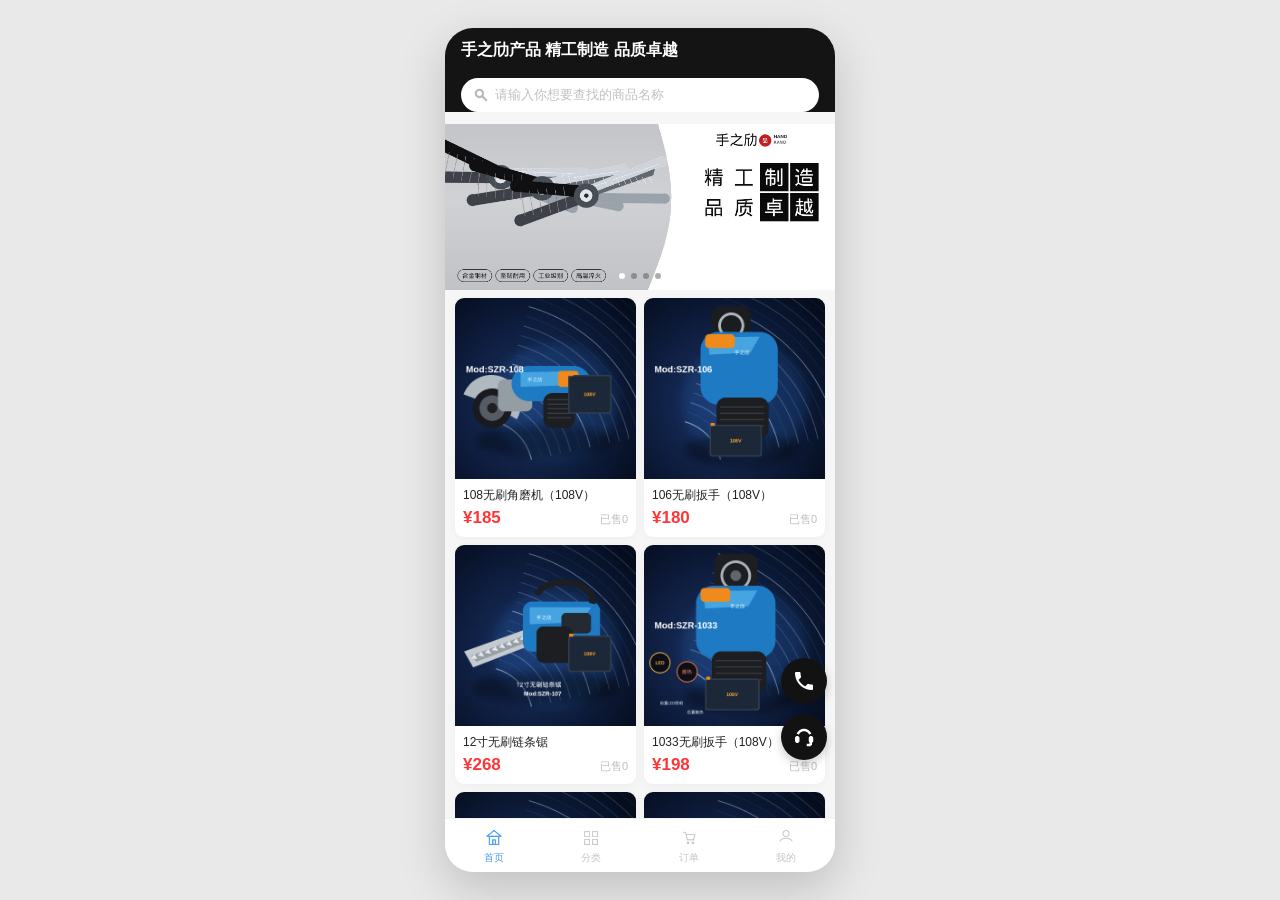
<file: miniprogram/h5/index.html>
<!DOCTYPE html>
<html lang="zh-CN">
<head>
  <meta charset="UTF-8" />
  <meta name="viewport" content="width=device-width, initial-scale=1, viewport-fit=cover" />
  <meta name="theme-color" content="#141414" />
  <link rel="icon" href="data:," />
  <title>手之劤</title>
  <link rel="stylesheet" href="css/app.css" />
</head>
<body>
  <div id="app">
    <header id="topbar" hidden></header>
    <main id="screen"></main>
    <footer id="footer" hidden></footer>
    <nav id="tabbar"></nav>
    <div id="toast" hidden></div>
    <div id="mask" hidden></div>
  </div>
  <script src="../data/catalog.js"></script>
  <script src="js/config.js"></script>
  <script src="js/boot.js"></script>
  <script src="js/store.js"></script>
  <script src="js/ui.js"></script>
  <!-- 新增模块：在这里、app.js 之前加一行 script，并在 js/modules 里调用 KanoH5.page -->
  <script src="js/modules/home.js"></script>
  <script src="js/modules/category.js"></script>
  <script src="js/modules/search.js"></script>
  <script src="js/modules/detail.js"></script>
  <script src="js/modules/checkout.js"></script>
  <script src="js/modules/orders.js"></script>
  <script src="js/modules/mine.js"></script>
  <script src="js/modules/address.js"></script>
  <script src="js/app.js"></script>
</body>
</html>
</file>
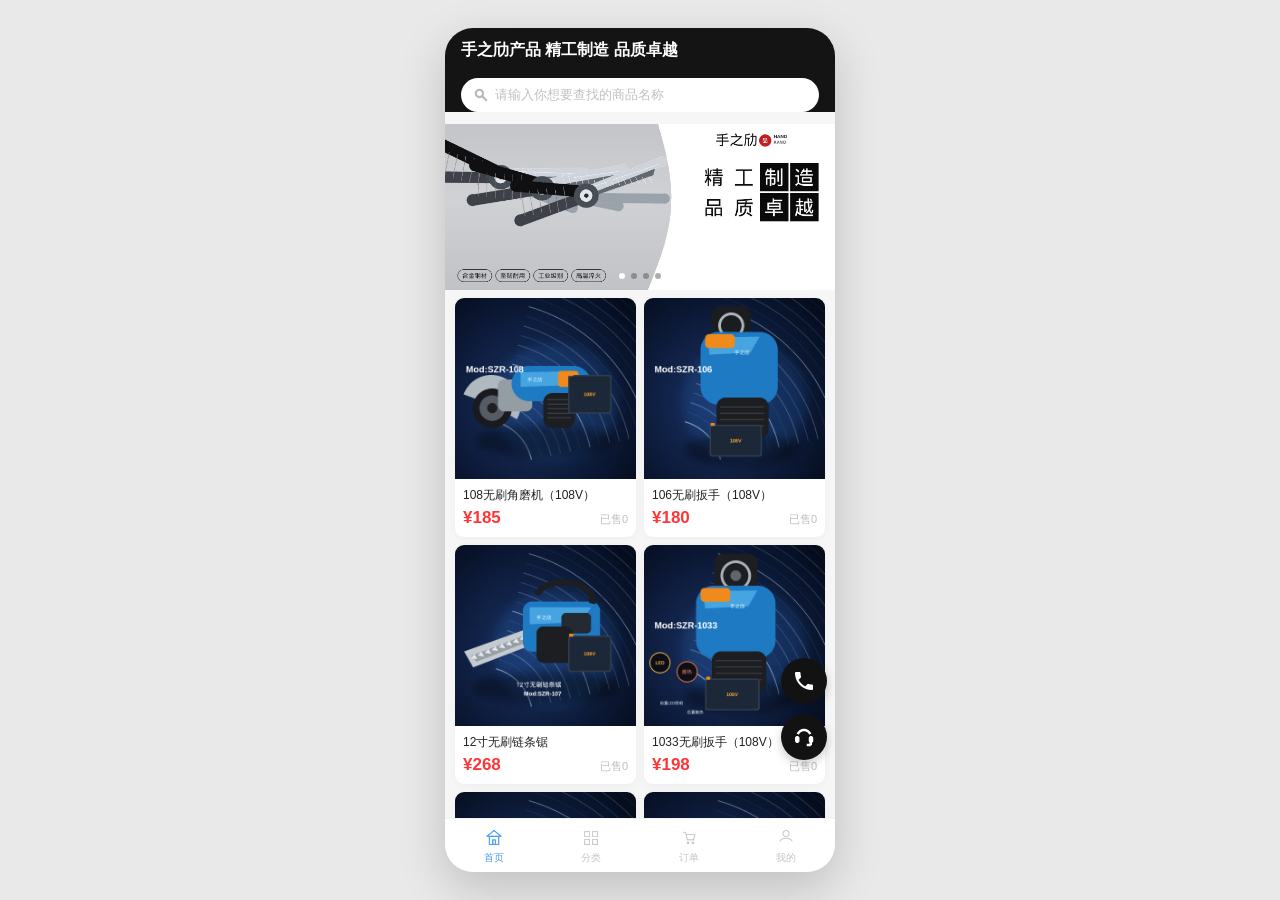
<file: miniprogram/preview/index.html>
<!DOCTYPE html>
<html lang="zh-CN">
<head>
  <meta charset="UTF-8" />
  <meta http-equiv="refresh" content="0; url=../h5/index.html" />
  <title>手之劤</title>
  <script>location.replace("../h5/index.html");</script>
</head>
<body>
  <p><a href="../h5/index.html">打开手之劤 H5</a></p>
</body>
</html>
</file>
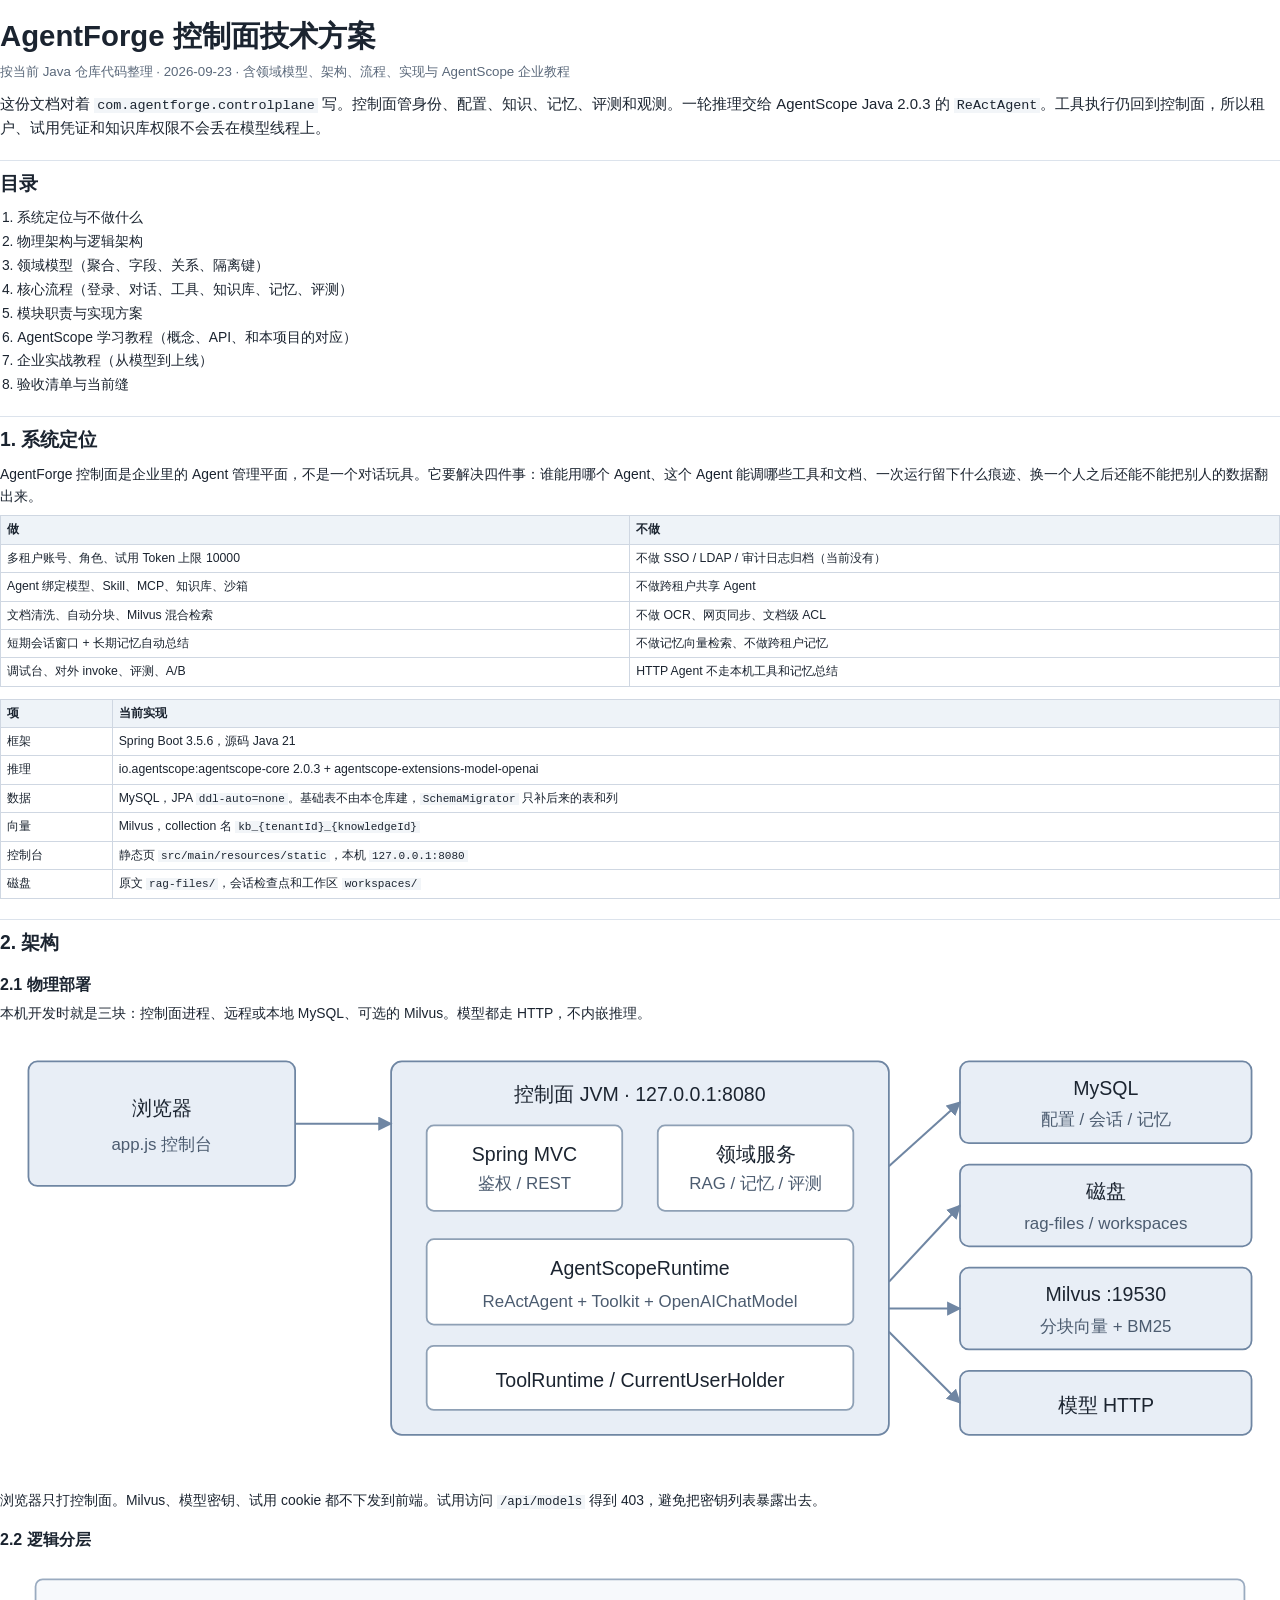
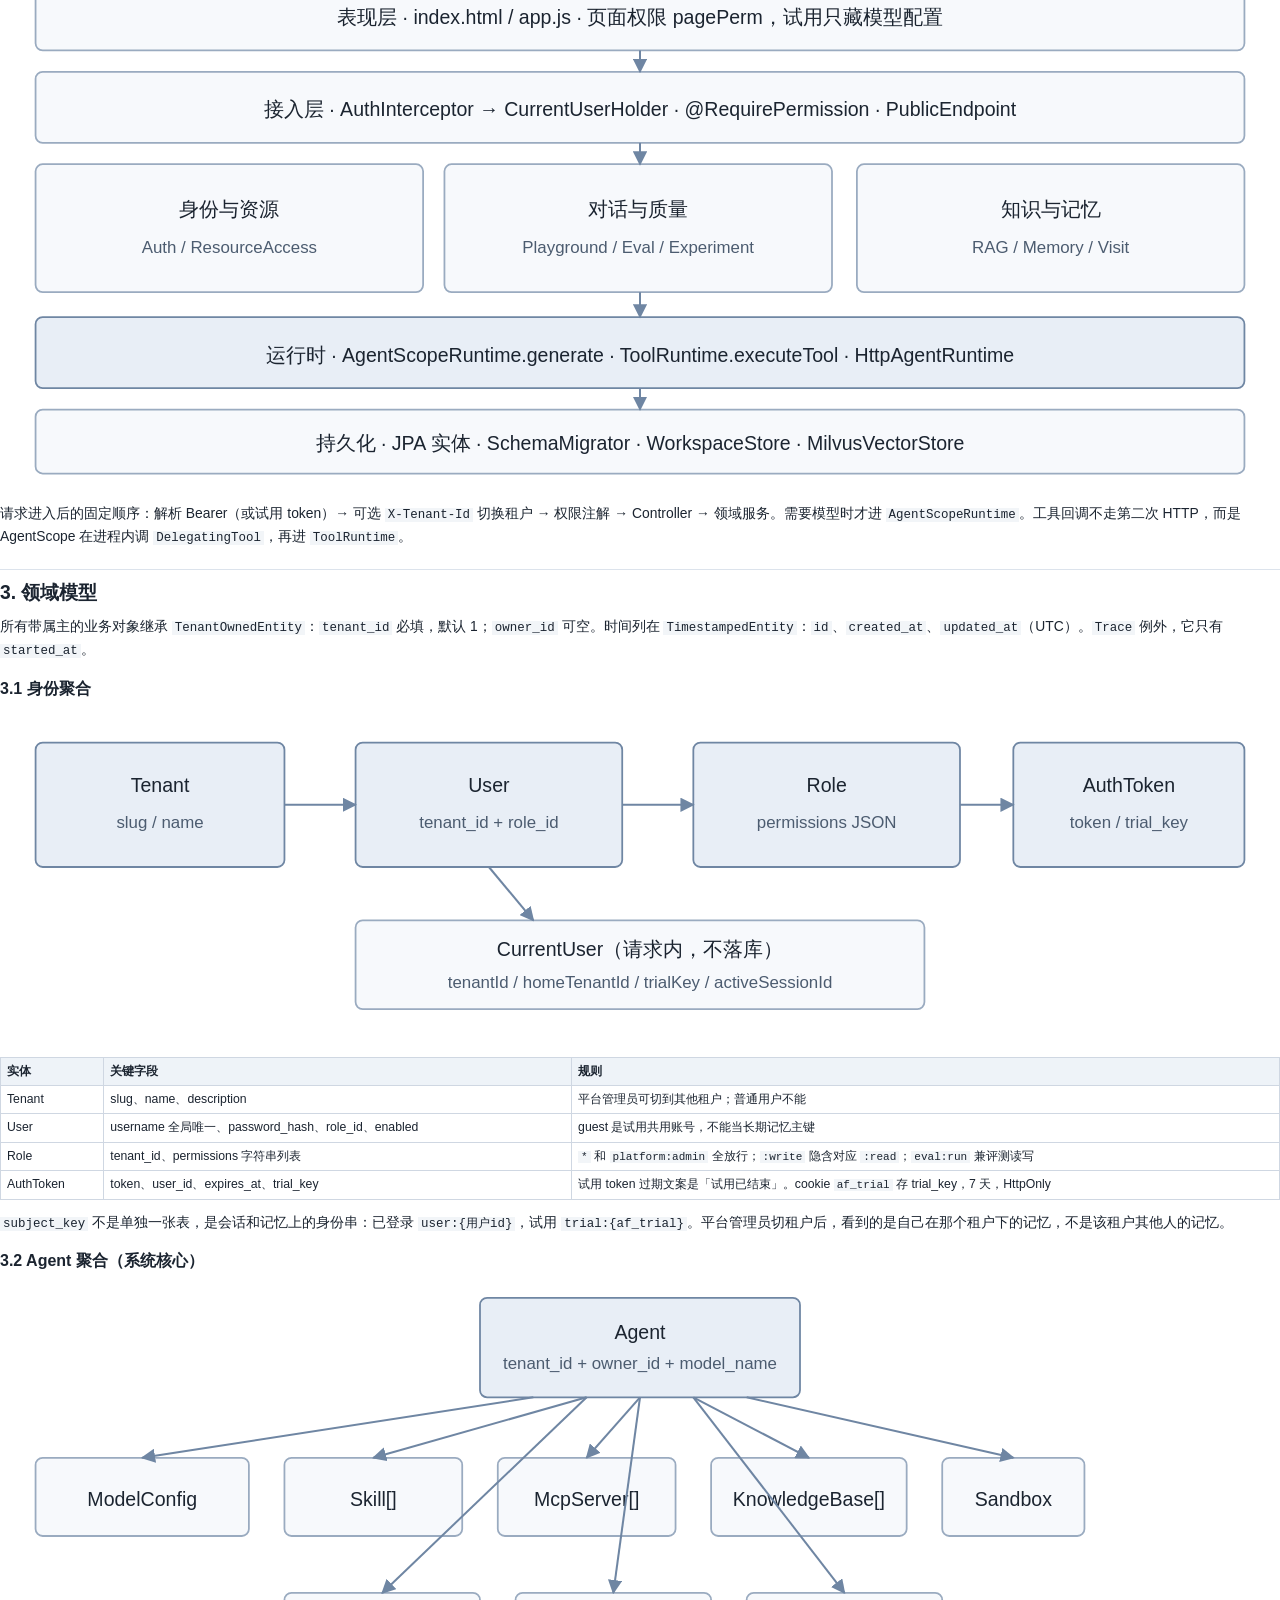
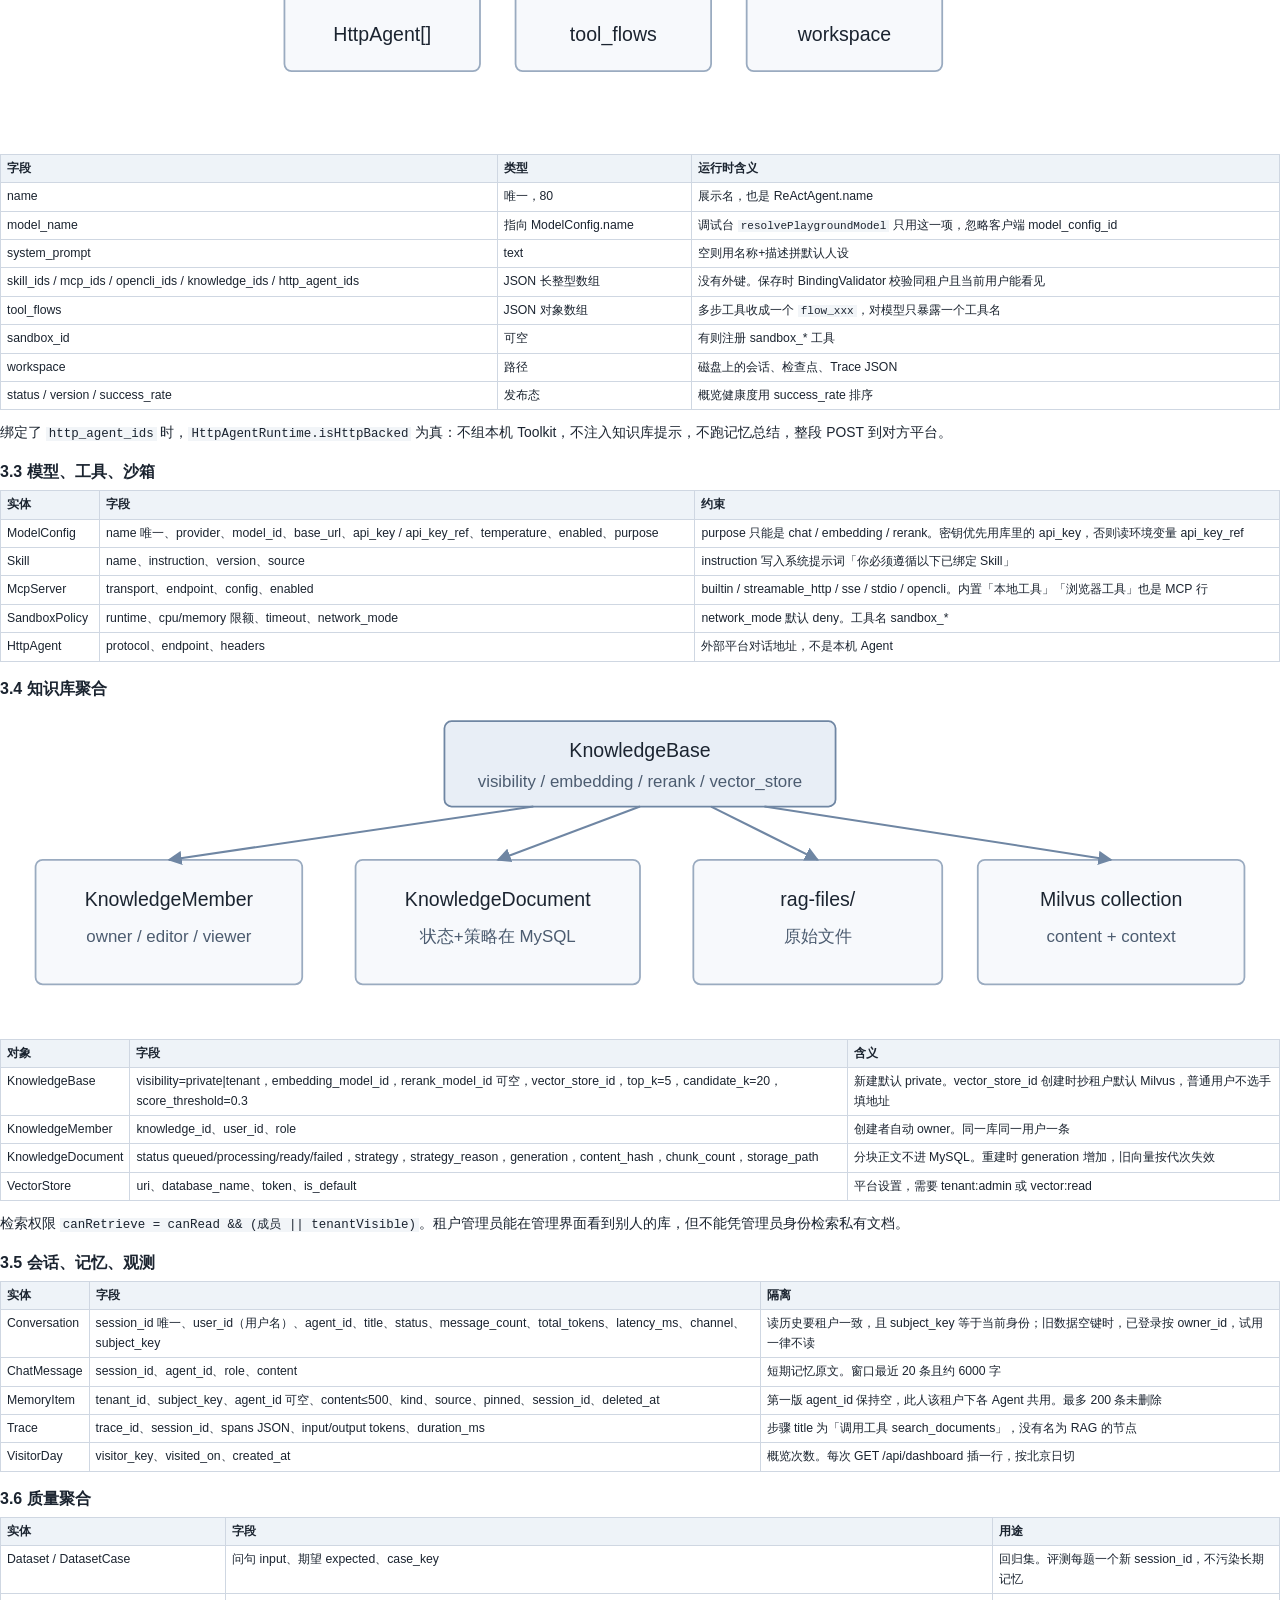
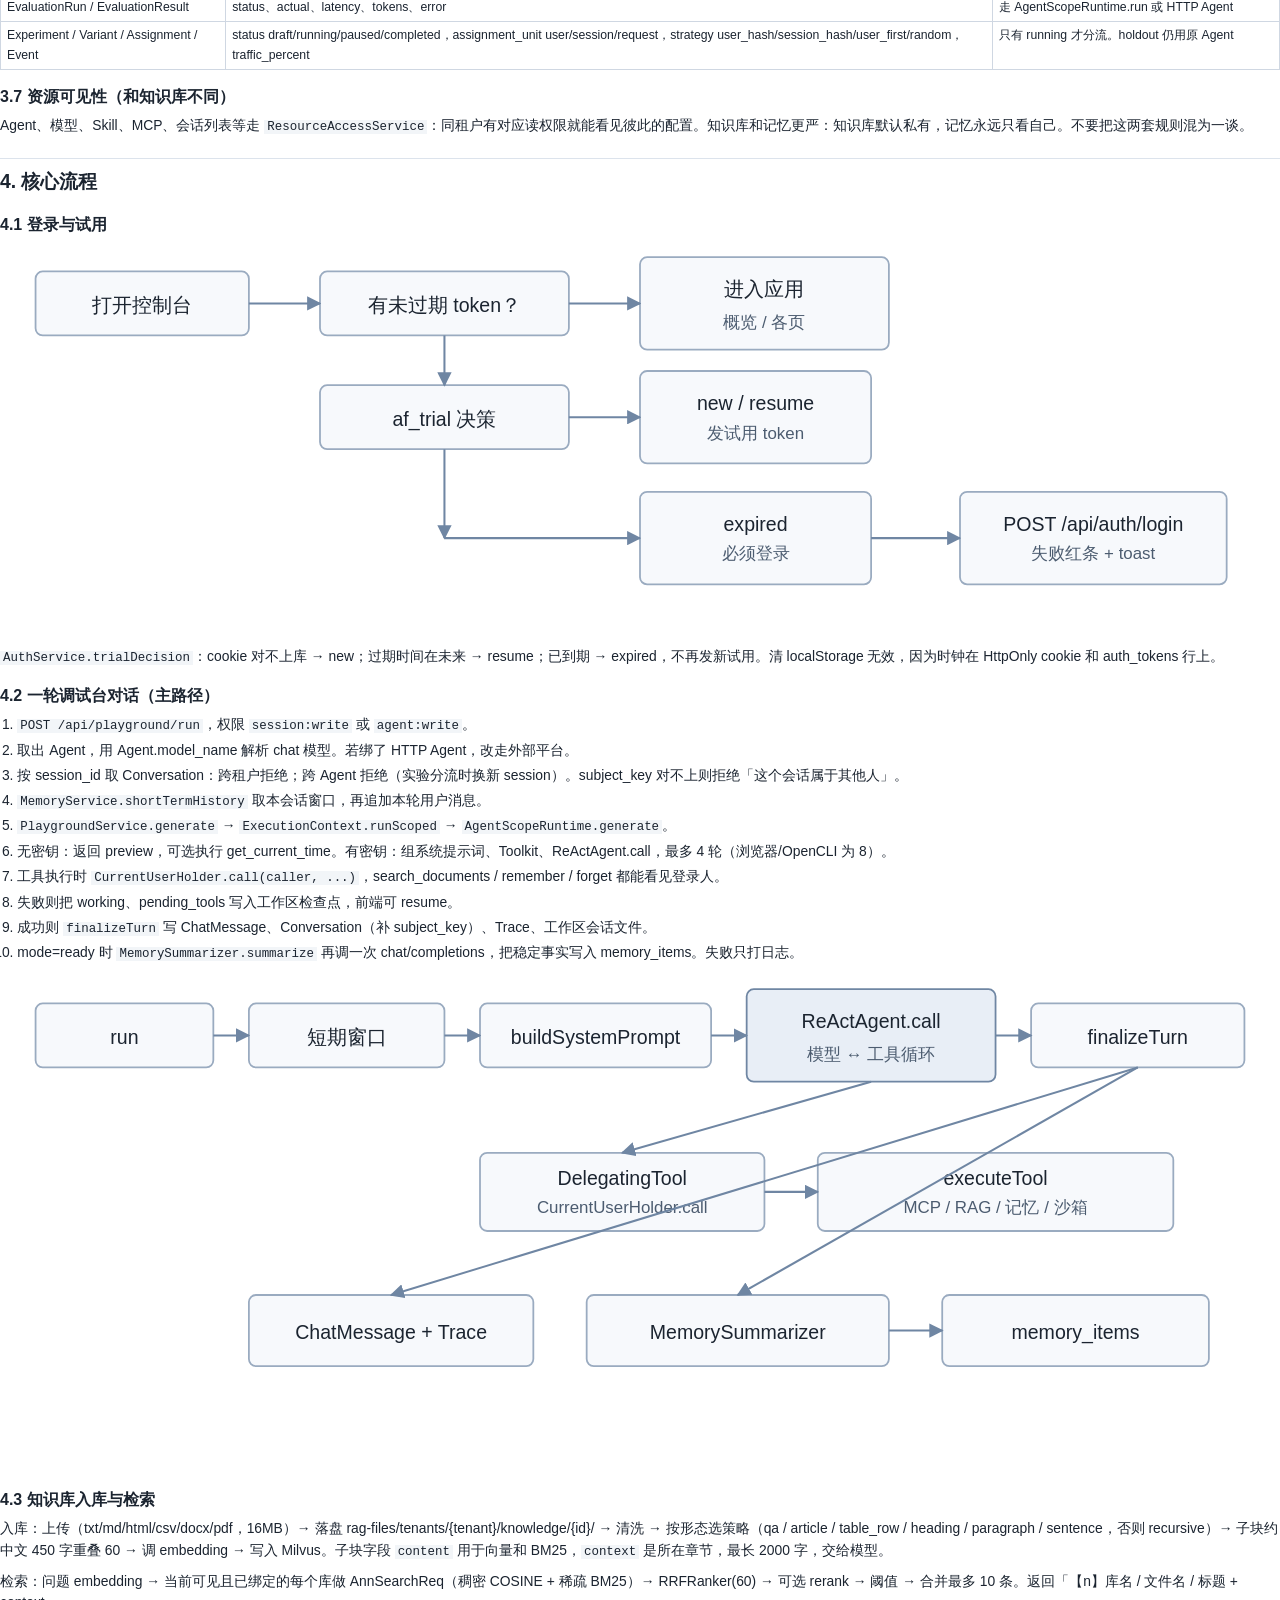
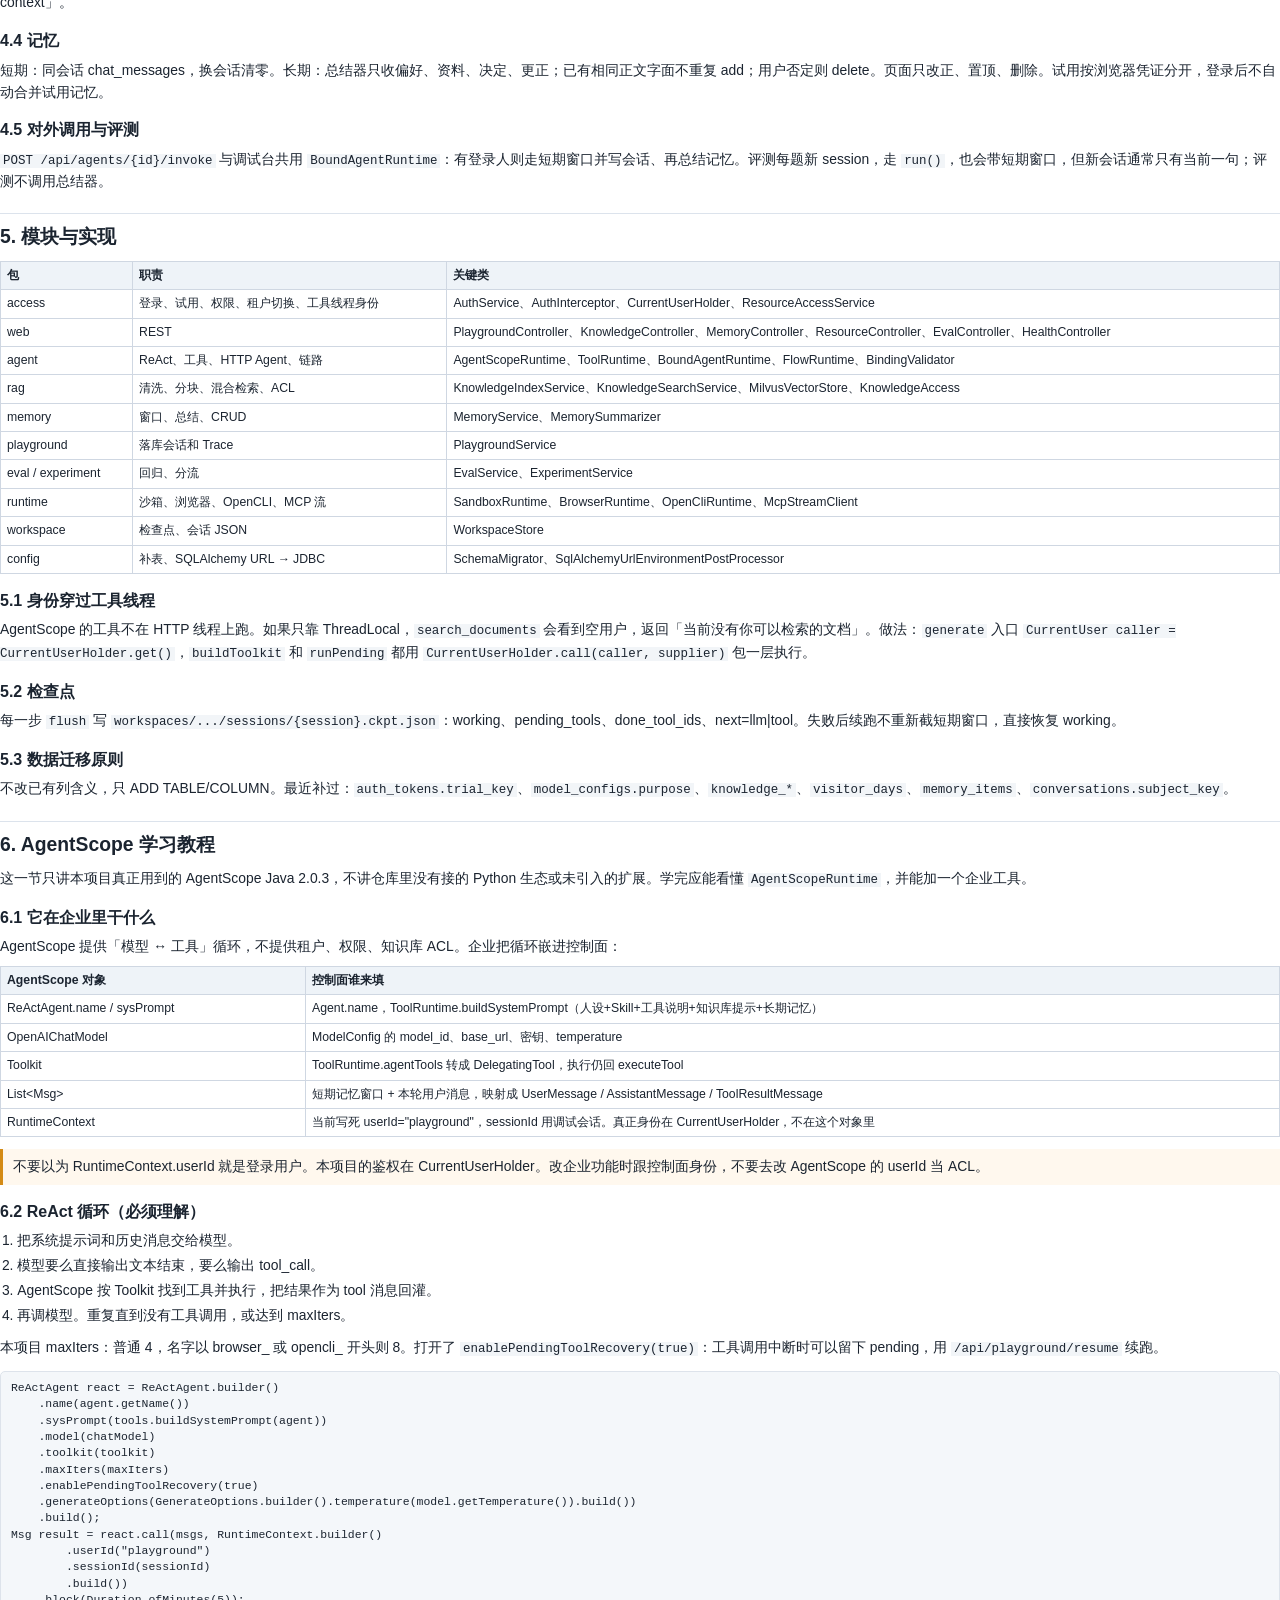
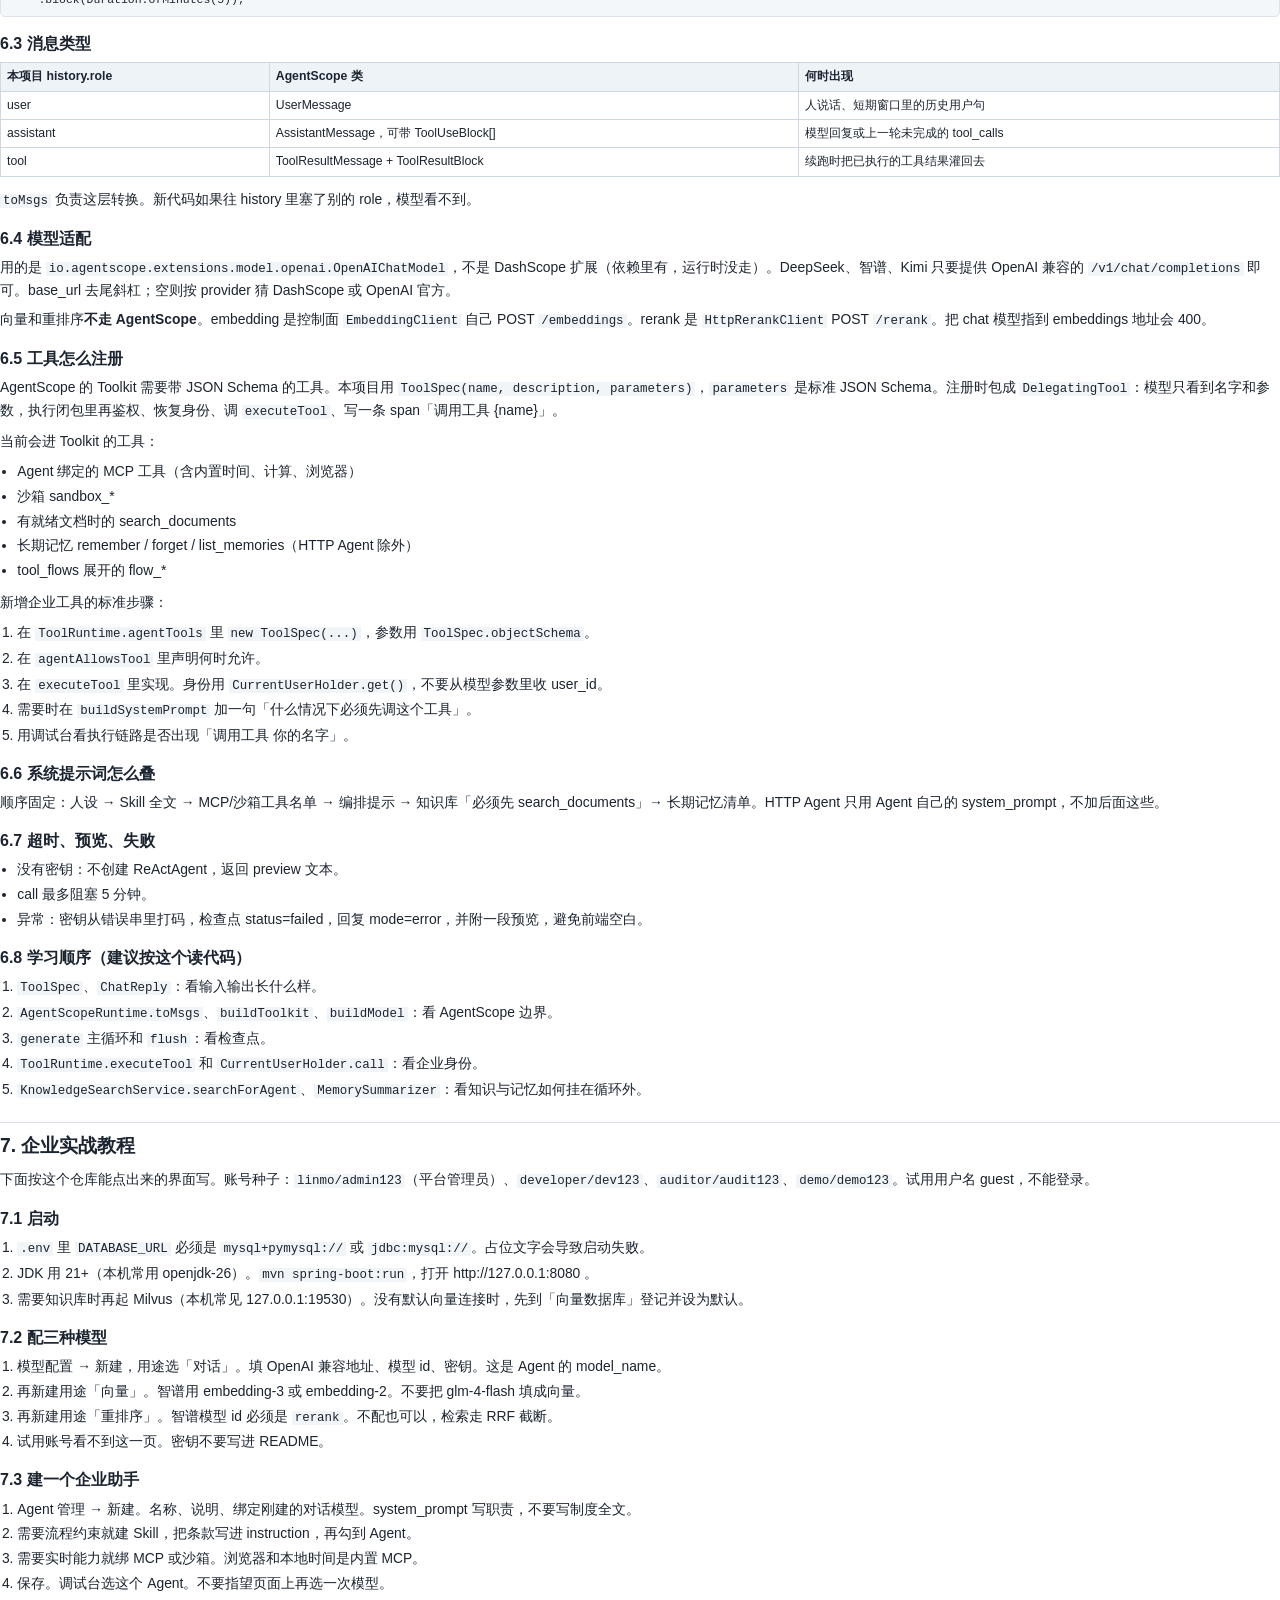
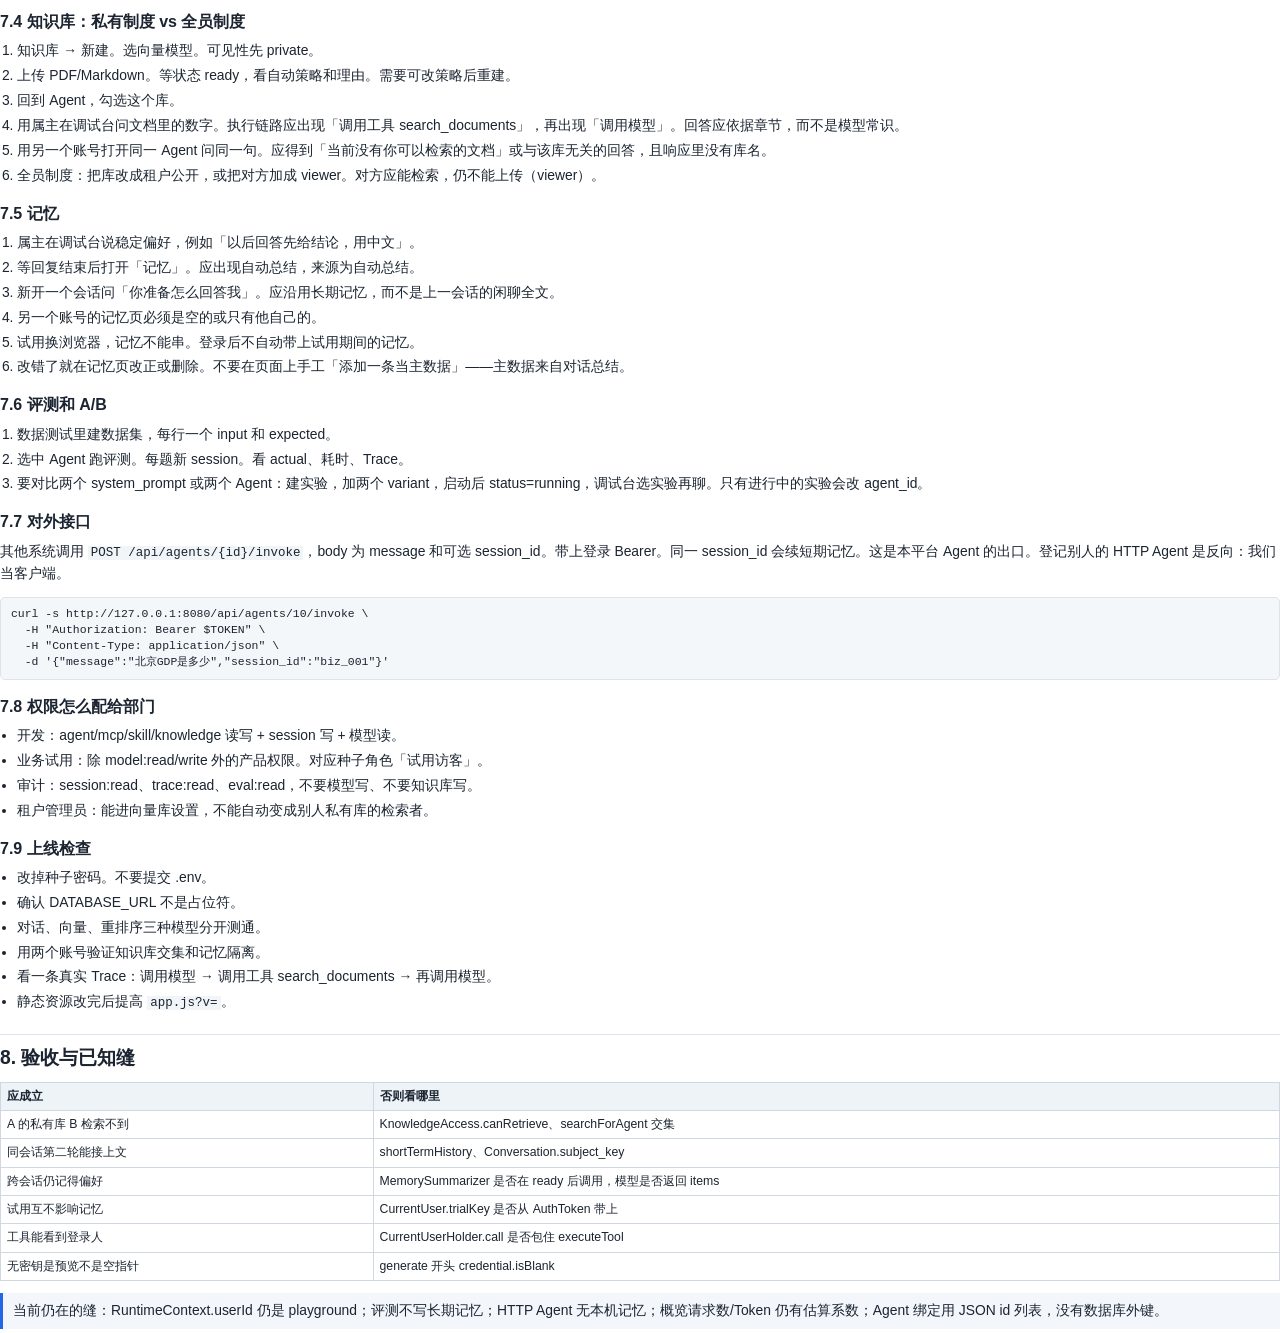
<file: docs/agentscope-enterprise-design.html>
<!DOCTYPE html>
<html lang="zh-CN">
<head>
<meta charset="utf-8">
<title>AgentForge 控制面技术方案与 AgentScope 企业实战</title>
<style>
  @page { size: A4; margin: 13mm 13mm 15mm; }
  * { box-sizing: border-box; }
  body { margin: 0; color: #1b2430; font-family: "PingFang SC","Hiragino Sans GB","Noto Sans CJK SC",sans-serif; font-size: 10.4pt; line-height: 1.58; }
  h1 { font-size: 22pt; margin: 0 0 6px; line-height: 1.25; }
  h2 { font-size: 14.5pt; margin: 20px 0 8px; padding-top: 8px; border-top: 1px solid #dce3ec; page-break-after: avoid; }
  h3 { font-size: 12pt; margin: 14px 0 6px; page-break-after: avoid; }
  h4 { font-size: 11pt; margin: 10px 0 4px; }
  p { margin: 5px 0 8px; }
  ul, ol { margin: 4px 0 10px; padding-left: 1.25em; }
  li { margin: 3px 0; }
  .meta { color: #5a687a; font-size: 10pt; margin-bottom: 10px; }
  .lead { font-size: 11.2pt; }
  table { width: 100%; border-collapse: collapse; margin: 6px 0 12px; font-size: 9.2pt; page-break-inside: avoid; }
  th, td { border: 1px solid #cfd7e2; padding: 4px 6px; vertical-align: top; text-align: left; }
  th { background: #eef3f8; font-weight: 600; }
  code { font-family: "SF Mono", Menlo, Consolas, monospace; font-size: 0.9em; background: #f2f5f8; padding: 0 3px; }
  pre { background: #f4f7fa; border: 1px solid #dde3eb; border-radius: 5px; padding: 8px 10px; font-family: Menlo, Consolas, monospace; font-size: 8.6pt; line-height: 1.42; white-space: pre-wrap; page-break-inside: avoid; }
  .note { background: #f3f7fc; border-left: 3px solid #2367e8; padding: 7px 10px; margin: 8px 0 12px; page-break-inside: avoid; }
  .warn { background: #fff8ee; border-left: 3px solid #d48b16; padding: 7px 10px; margin: 8px 0 12px; page-break-inside: avoid; }
  svg { width: 100%; height: auto; display: block; margin: 6px 0 12px; page-break-inside: avoid; }
  .box { fill: #f7f9fc; stroke: #9aabc0; stroke-width: 1; }
  .box2 { fill: #e8eef6; stroke: #6f86a3; stroke-width: 1; }
  .box3 { fill: #fff; stroke: #8ea0b5; stroke-width: 1; }
  .title { font-size: 11px; fill: #1b2430; font-family: "PingFang SC", sans-serif; }
  .small { font-size: 9.5px; fill: #4c5c70; font-family: "PingFang SC", sans-serif; }
  .arrow { stroke: #6f86a3; fill: none; stroke-width: 1.15; marker-end: url(#arrow); }
  .toc a { color: #1b2430; text-decoration: none; }
  .toc li { margin: 2px 0; }
</style>
</head>
<body>
<svg width="0" height="0"><defs><marker id="arrow" viewBox="0 0 10 10" refX="9" refY="5" markerWidth="7" markerHeight="7" orient="auto-start-reverse"><path d="M 0 0 L 10 5 L 0 10 z" fill="#6f86a3"/></marker></defs></svg>

<h1>AgentForge 控制面技术方案</h1>
<p class="meta">按当前 Java 仓库代码整理 · 2026-09-23 · 含领域模型、架构、流程、实现与 AgentScope 企业教程</p>
<p class="lead">这份文档对着 <code>com.agentforge.controlplane</code> 写。控制面管身份、配置、知识、记忆、评测和观测。一轮推理交给 AgentScope Java 2.0.3 的 <code>ReActAgent</code>。工具执行仍回到控制面，所以租户、试用凭证和知识库权限不会丢在模型线程上。</p>

<h2>目录</h2>
<ol class="toc">
  <li>系统定位与不做什么</li>
  <li>物理架构与逻辑架构</li>
  <li>领域模型（聚合、字段、关系、隔离键）</li>
  <li>核心流程（登录、对话、工具、知识库、记忆、评测）</li>
  <li>模块职责与实现方案</li>
  <li>AgentScope 学习教程（概念、API、和本项目的对应）</li>
  <li>企业实战教程（从模型到上线）</li>
  <li>验收清单与当前缝</li>
</ol>

<h2>1. 系统定位</h2>
<p>AgentForge 控制面是企业里的 Agent 管理平面，不是一个对话玩具。它要解决四件事：谁能用哪个 Agent、这个 Agent 能调哪些工具和文档、一次运行留下什么痕迹、换一个人之后还能不能把别人的数据翻出来。</p>
<table>
  <tr><th>做</th><th>不做</th></tr>
  <tr><td>多租户账号、角色、试用 Token 上限 10000</td><td>不做 SSO / LDAP / 审计日志归档（当前没有）</td></tr>
  <tr><td>Agent 绑定模型、Skill、MCP、知识库、沙箱</td><td>不做跨租户共享 Agent</td></tr>
  <tr><td>文档清洗、自动分块、Milvus 混合检索</td><td>不做 OCR、网页同步、文档级 ACL</td></tr>
  <tr><td>短期会话窗口 + 长期记忆自动总结</td><td>不做记忆向量检索、不做跨租户记忆</td></tr>
  <tr><td>调试台、对外 invoke、评测、A/B</td><td>HTTP Agent 不走本机工具和记忆总结</td></tr>
</table>
<table>
  <tr><th>项</th><th>当前实现</th></tr>
  <tr><td>框架</td><td>Spring Boot 3.5.6，源码 Java 21</td></tr>
  <tr><td>推理</td><td>io.agentscope:agentscope-core 2.0.3 + agentscope-extensions-model-openai</td></tr>
  <tr><td>数据</td><td>MySQL，JPA <code>ddl-auto=none</code>。基础表不由本仓库建，<code>SchemaMigrator</code> 只补后来的表和列</td></tr>
  <tr><td>向量</td><td>Milvus，collection 名 <code>kb_{tenantId}_{knowledgeId}</code></td></tr>
  <tr><td>控制台</td><td>静态页 <code>src/main/resources/static</code>，本机 <code>127.0.0.1:8080</code></td></tr>
  <tr><td>磁盘</td><td>原文 <code>rag-files/</code>，会话检查点和工作区 <code>workspaces/</code></td></tr>
</table>

<h2>2. 架构</h2>
<h3>2.1 物理部署</h3>
<p>本机开发时就是三块：控制面进程、远程或本地 MySQL、可选的 Milvus。模型都走 HTTP，不内嵌推理。</p>
<svg viewBox="0 0 720 250">
  <rect class="box2" x="16" y="16" width="150" height="70" rx="5"/><text class="title" x="91" y="46" text-anchor="middle">浏览器</text><text class="small" x="91" y="66" text-anchor="middle">app.js 控制台</text>
  <rect class="box2" x="220" y="16" width="280" height="210" rx="6"/><text class="title" x="360" y="38" text-anchor="middle">控制面 JVM · 127.0.0.1:8080</text>
  <rect class="box3" x="240" y="52" width="110" height="48" rx="4"/><text class="title" x="295" y="72" text-anchor="middle">Spring MVC</text><text class="small" x="295" y="88" text-anchor="middle">鉴权 / REST</text>
  <rect class="box3" x="370" y="52" width="110" height="48" rx="4"/><text class="title" x="425" y="72" text-anchor="middle">领域服务</text><text class="small" x="425" y="88" text-anchor="middle">RAG / 记忆 / 评测</text>
  <rect class="box3" x="240" y="116" width="240" height="48" rx="4"/><text class="title" x="360" y="136" text-anchor="middle">AgentScopeRuntime</text><text class="small" x="360" y="154" text-anchor="middle">ReActAgent + Toolkit + OpenAIChatModel</text>
  <rect class="box3" x="240" y="176" width="240" height="36" rx="4"/><text class="title" x="360" y="199" text-anchor="middle">ToolRuntime / CurrentUserHolder</text>
  <rect class="box2" x="540" y="16" width="164" height="46" rx="5"/><text class="title" x="622" y="35" text-anchor="middle">MySQL</text><text class="small" x="622" y="52" text-anchor="middle">配置 / 会话 / 记忆</text>
  <rect class="box2" x="540" y="74" width="164" height="46" rx="5"/><text class="title" x="622" y="93" text-anchor="middle">磁盘</text><text class="small" x="622" y="110" text-anchor="middle">rag-files / workspaces</text>
  <rect class="box2" x="540" y="132" width="164" height="46" rx="5"/><text class="title" x="622" y="151" text-anchor="middle">Milvus :19530</text><text class="small" x="622" y="168" text-anchor="middle">分块向量 + BM25</text>
  <rect class="box2" x="540" y="190" width="164" height="36" rx="5"/><text class="title" x="622" y="213" text-anchor="middle">模型 HTTP</text>
  <line class="arrow" x1="166" y1="51" x2="220" y2="51"/>
  <line class="arrow" x1="500" y1="75" x2="540" y2="39"/>
  <line class="arrow" x1="500" y1="140" x2="540" y2="97"/>
  <line class="arrow" x1="500" y1="155" x2="540" y2="155"/>
  <line class="arrow" x1="500" y1="168" x2="540" y2="208"/>
</svg>
<p>浏览器只打控制面。Milvus、模型密钥、试用 cookie 都不下发到前端。试用访问 <code>/api/models</code> 得到 403，避免把密钥列表暴露出去。</p>

<h3>2.2 逻辑分层</h3>
<svg viewBox="0 0 720 300">
  <rect class="box" x="20" y="12" width="680" height="40" rx="4"/><text class="title" x="360" y="37" text-anchor="middle">表现层 · index.html / app.js · 页面权限 pagePerm，试用只藏模型配置</text>
  <rect class="box" x="20" y="64" width="680" height="40" rx="4"/><text class="title" x="360" y="89" text-anchor="middle">接入层 · AuthInterceptor → CurrentUserHolder · @RequirePermission · PublicEndpoint</text>
  <rect class="box" x="20" y="116" width="218" height="72" rx="4"/><text class="title" x="129" y="145" text-anchor="middle">身份与资源</text><text class="small" x="129" y="166" text-anchor="middle">Auth / ResourceAccess</text>
  <rect class="box" x="250" y="116" width="218" height="72" rx="4"/><text class="title" x="359" y="145" text-anchor="middle">对话与质量</text><text class="small" x="359" y="166" text-anchor="middle">Playground / Eval / Experiment</text>
  <rect class="box" x="482" y="116" width="218" height="72" rx="4"/><text class="title" x="591" y="145" text-anchor="middle">知识与记忆</text><text class="small" x="591" y="166" text-anchor="middle">RAG / Memory / Visit</text>
  <rect class="box2" x="20" y="202" width="680" height="40" rx="4"/><text class="title" x="360" y="227" text-anchor="middle">运行时 · AgentScopeRuntime.generate · ToolRuntime.executeTool · HttpAgentRuntime</text>
  <rect class="box" x="20" y="254" width="680" height="36" rx="4"/><text class="title" x="360" y="277" text-anchor="middle">持久化 · JPA 实体 · SchemaMigrator · WorkspaceStore · MilvusVectorStore</text>
  <line class="arrow" x1="360" y1="52" x2="360" y2="64"/>
  <line class="arrow" x1="360" y1="104" x2="360" y2="116"/>
  <line class="arrow" x1="360" y1="188" x2="360" y2="202"/>
  <line class="arrow" x1="360" y1="242" x2="360" y2="254"/>
</svg>
<p>请求进入后的固定顺序：解析 Bearer（或试用 token）→ 可选 <code>X-Tenant-Id</code> 切换租户 → 权限注解 → Controller → 领域服务。需要模型时才进 <code>AgentScopeRuntime</code>。工具回调不走第二次 HTTP，而是 AgentScope 在进程内调 <code>DelegatingTool</code>，再进 <code>ToolRuntime</code>。</p>

<h2>3. 领域模型</h2>
<p>所有带属主的业务对象继承 <code>TenantOwnedEntity</code>：<code>tenant_id</code> 必填，默认 1；<code>owner_id</code> 可空。时间列在 <code>TimestampedEntity</code>：<code>id</code>、<code>created_at</code>、<code>updated_at</code>（UTC）。<code>Trace</code> 例外，它只有 <code>started_at</code>。</p>

<h3>3.1 身份聚合</h3>
<svg viewBox="0 0 720 190">
  <rect class="box2" x="20" y="20" width="140" height="70" rx="4"/><text class="title" x="90" y="48" text-anchor="middle">Tenant</text><text class="small" x="90" y="68" text-anchor="middle">slug / name</text>
  <rect class="box2" x="200" y="20" width="150" height="70" rx="4"/><text class="title" x="275" y="48" text-anchor="middle">User</text><text class="small" x="275" y="68" text-anchor="middle">tenant_id + role_id</text>
  <rect class="box2" x="390" y="20" width="150" height="70" rx="4"/><text class="title" x="465" y="48" text-anchor="middle">Role</text><text class="small" x="465" y="68" text-anchor="middle">permissions JSON</text>
  <rect class="box2" x="570" y="20" width="130" height="70" rx="4"/><text class="title" x="635" y="48" text-anchor="middle">AuthToken</text><text class="small" x="635" y="68" text-anchor="middle">token / trial_key</text>
  <rect class="box" x="200" y="120" width="320" height="50" rx="4"/><text class="title" x="360" y="140" text-anchor="middle">CurrentUser（请求内，不落库）</text><text class="small" x="360" y="158" text-anchor="middle">tenantId / homeTenantId / trialKey / activeSessionId</text>
  <line class="arrow" x1="160" y1="55" x2="200" y2="55"/>
  <line class="arrow" x1="350" y1="55" x2="390" y2="55"/>
  <line class="arrow" x1="540" y1="55" x2="570" y2="55"/>
  <line class="arrow" x1="275" y1="90" x2="300" y2="120"/>
</svg>
<table>
  <tr><th>实体</th><th>关键字段</th><th>规则</th></tr>
  <tr><td>Tenant</td><td>slug、name、description</td><td>平台管理员可切到其他租户；普通用户不能</td></tr>
  <tr><td>User</td><td>username 全局唯一、password_hash、role_id、enabled</td><td>guest 是试用共用账号，不能当长期记忆主键</td></tr>
  <tr><td>Role</td><td>tenant_id、permissions 字符串列表</td><td><code>*</code> 和 <code>platform:admin</code> 全放行；<code>:write</code> 隐含对应 <code>:read</code>；<code>eval:run</code> 兼评测读写</td></tr>
  <tr><td>AuthToken</td><td>token、user_id、expires_at、trial_key</td><td>试用 token 过期文案是「试用已结束」。cookie <code>af_trial</code> 存 trial_key，7 天，HttpOnly</td></tr>
</table>
<p><code>subject_key</code> 不是单独一张表，是会话和记忆上的身份串：已登录 <code>user:{用户id}</code>，试用 <code>trial:{af_trial}</code>。平台管理员切租户后，看到的是自己在那个租户下的记忆，不是该租户其他人的记忆。</p>

<h3>3.2 Agent 聚合（系统核心）</h3>
<svg viewBox="0 0 720 260">
  <rect class="box2" x="270" y="10" width="180" height="56" rx="4"/><text class="title" x="360" y="33" text-anchor="middle">Agent</text><text class="small" x="360" y="50" text-anchor="middle">tenant_id + owner_id + model_name</text>
  <rect class="box" x="20" y="100" width="120" height="44" rx="4"/><text class="title" x="80" y="127" text-anchor="middle">ModelConfig</text>
  <rect class="box" x="160" y="100" width="100" height="44" rx="4"/><text class="title" x="210" y="127" text-anchor="middle">Skill[]</text>
  <rect class="box" x="280" y="100" width="100" height="44" rx="4"/><text class="title" x="330" y="127" text-anchor="middle">McpServer[]</text>
  <rect class="box" x="400" y="100" width="110" height="44" rx="4"/><text class="title" x="455" y="127" text-anchor="middle">KnowledgeBase[]</text>
  <rect class="box" x="530" y="100" width="80" height="44" rx="4"/><text class="title" x="570" y="127" text-anchor="middle">Sandbox</text>
  <rect class="box" x="160" y="176" width="110" height="44" rx="4"/><text class="title" x="215" y="203" text-anchor="middle">HttpAgent[]</text>
  <rect class="box" x="290" y="176" width="110" height="44" rx="4"/><text class="title" x="345" y="203" text-anchor="middle">tool_flows</text>
  <rect class="box" x="420" y="176" width="110" height="44" rx="4"/><text class="title" x="475" y="203" text-anchor="middle">workspace</text>
  <line class="arrow" x1="300" y1="66" x2="80" y2="100"/>
  <line class="arrow" x1="330" y1="66" x2="210" y2="100"/>
  <line class="arrow" x1="360" y1="66" x2="330" y2="100"/>
  <line class="arrow" x1="390" y1="66" x2="455" y2="100"/>
  <line class="arrow" x1="420" y1="66" x2="570" y2="100"/>
  <line class="arrow" x1="330" y1="66" x2="215" y2="176"/>
  <line class="arrow" x1="360" y1="66" x2="345" y2="176"/>
  <line class="arrow" x1="390" y1="66" x2="475" y2="176"/>
</svg>
<table>
  <tr><th>字段</th><th>类型</th><th>运行时含义</th></tr>
  <tr><td>name</td><td>唯一，80</td><td>展示名，也是 ReActAgent.name</td></tr>
  <tr><td>model_name</td><td>指向 ModelConfig.name</td><td>调试台 <code>resolvePlaygroundModel</code> 只用这一项，忽略客户端 model_config_id</td></tr>
  <tr><td>system_prompt</td><td>text</td><td>空则用名称+描述拼默认人设</td></tr>
  <tr><td>skill_ids / mcp_ids / opencli_ids / knowledge_ids / http_agent_ids</td><td>JSON 长整型数组</td><td>没有外键。保存时 BindingValidator 校验同租户且当前用户能看见</td></tr>
  <tr><td>tool_flows</td><td>JSON 对象数组</td><td>多步工具收成一个 <code>flow_xxx</code>，对模型只暴露一个工具名</td></tr>
  <tr><td>sandbox_id</td><td>可空</td><td>有则注册 sandbox_* 工具</td></tr>
  <tr><td>workspace</td><td>路径</td><td>磁盘上的会话、检查点、Trace JSON</td></tr>
  <tr><td>status / version / success_rate</td><td>发布态</td><td>概览健康度用 success_rate 排序</td></tr>
</table>
<p>绑定了 <code>http_agent_ids</code> 时，<code>HttpAgentRuntime.isHttpBacked</code> 为真：不组本机 Toolkit，不注入知识库提示，不跑记忆总结，整段 POST 到对方平台。</p>

<h3>3.3 模型、工具、沙箱</h3>
<table>
  <tr><th>实体</th><th>字段</th><th>约束</th></tr>
  <tr><td>ModelConfig</td><td>name 唯一、provider、model_id、base_url、api_key / api_key_ref、temperature、enabled、purpose</td><td>purpose 只能是 chat / embedding / rerank。密钥优先用库里的 api_key，否则读环境变量 api_key_ref</td></tr>
  <tr><td>Skill</td><td>name、instruction、version、source</td><td>instruction 写入系统提示词「你必须遵循以下已绑定 Skill」</td></tr>
  <tr><td>McpServer</td><td>transport、endpoint、config、enabled</td><td>builtin / streamable_http / sse / stdio / opencli。内置「本地工具」「浏览器工具」也是 MCP 行</td></tr>
  <tr><td>SandboxPolicy</td><td>runtime、cpu/memory 限额、timeout、network_mode</td><td>network_mode 默认 deny。工具名 sandbox_*</td></tr>
  <tr><td>HttpAgent</td><td>protocol、endpoint、headers</td><td>外部平台对话地址，不是本机 Agent</td></tr>
</table>

<h3>3.4 知识库聚合</h3>
<svg viewBox="0 0 720 180">
  <rect class="box2" x="250" y="8" width="220" height="48" rx="4"/><text class="title" x="360" y="28" text-anchor="middle">KnowledgeBase</text><text class="small" x="360" y="45" text-anchor="middle">visibility / embedding / rerank / vector_store</text>
  <rect class="box" x="20" y="86" width="150" height="70" rx="4"/><text class="title" x="95" y="112" text-anchor="middle">KnowledgeMember</text><text class="small" x="95" y="132" text-anchor="middle">owner / editor / viewer</text>
  <rect class="box" x="200" y="86" width="160" height="70" rx="4"/><text class="title" x="280" y="112" text-anchor="middle">KnowledgeDocument</text><text class="small" x="280" y="132" text-anchor="middle">状态+策略在 MySQL</text>
  <rect class="box" x="390" y="86" width="140" height="70" rx="4"/><text class="title" x="460" y="112" text-anchor="middle">rag-files/</text><text class="small" x="460" y="132" text-anchor="middle">原始文件</text>
  <rect class="box" x="550" y="86" width="150" height="70" rx="4"/><text class="title" x="625" y="112" text-anchor="middle">Milvus collection</text><text class="small" x="625" y="132" text-anchor="middle">content + context</text>
  <line class="arrow" x1="300" y1="56" x2="95" y2="86"/>
  <line class="arrow" x1="360" y1="56" x2="280" y2="86"/>
  <line class="arrow" x1="400" y1="56" x2="460" y2="86"/>
  <line class="arrow" x1="430" y1="56" x2="625" y2="86"/>
</svg>
<table>
  <tr><th>对象</th><th>字段</th><th>含义</th></tr>
  <tr><td>KnowledgeBase</td><td>visibility=private|tenant，embedding_model_id，rerank_model_id 可空，vector_store_id，top_k=5，candidate_k=20，score_threshold=0.3</td><td>新建默认 private。vector_store_id 创建时抄租户默认 Milvus，普通用户不选手填地址</td></tr>
  <tr><td>KnowledgeMember</td><td>knowledge_id、user_id、role</td><td>创建者自动 owner。同一库同一用户一条</td></tr>
  <tr><td>KnowledgeDocument</td><td>status queued/processing/ready/failed，strategy，strategy_reason，generation，content_hash，chunk_count，storage_path</td><td>分块正文不进 MySQL。重建时 generation 增加，旧向量按代次失效</td></tr>
  <tr><td>VectorStore</td><td>uri、database_name、token、is_default</td><td>平台设置，需要 tenant:admin 或 vector:read</td></tr>
</table>
<p>检索权限 <code>canRetrieve = canRead && (成员 || tenantVisible)</code>。租户管理员能在管理界面看到别人的库，但不能凭管理员身份检索私有文档。</p>

<h3>3.5 会话、记忆、观测</h3>
<table>
  <tr><th>实体</th><th>字段</th><th>隔离</th></tr>
  <tr><td>Conversation</td><td>session_id 唯一、user_id（用户名）、agent_id、title、status、message_count、total_tokens、latency_ms、channel、subject_key</td><td>读历史要租户一致，且 subject_key 等于当前身份；旧数据空键时，已登录按 owner_id，试用一律不读</td></tr>
  <tr><td>ChatMessage</td><td>session_id、agent_id、role、content</td><td>短期记忆原文。窗口最近 20 条且约 6000 字</td></tr>
  <tr><td>MemoryItem</td><td>tenant_id、subject_key、agent_id 可空、content≤500、kind、source、pinned、session_id、deleted_at</td><td>第一版 agent_id 保持空，此人该租户下各 Agent 共用。最多 200 条未删除</td></tr>
  <tr><td>Trace</td><td>trace_id、session_id、spans JSON、input/output tokens、duration_ms</td><td>步骤 title 为「调用工具 search_documents」，没有名为 RAG 的节点</td></tr>
  <tr><td>VisitorDay</td><td>visitor_key、visited_on、created_at</td><td>概览次数。每次 GET /api/dashboard 插一行，按北京日切</td></tr>
</table>

<h3>3.6 质量聚合</h3>
<table>
  <tr><th>实体</th><th>字段</th><th>用途</th></tr>
  <tr><td>Dataset / DatasetCase</td><td>问句 input、期望 expected、case_key</td><td>回归集。评测每题一个新 session_id，不污染长期记忆</td></tr>
  <tr><td>EvaluationRun / EvaluationResult</td><td>status、actual、latency、tokens、error</td><td>走 AgentScopeRuntime.run 或 HTTP Agent</td></tr>
  <tr><td>Experiment / Variant / Assignment / Event</td><td>status draft/running/paused/completed，assignment_unit user/session/request，strategy user_hash/session_hash/user_first/random，traffic_percent</td><td>只有 running 才分流。holdout 仍用原 Agent</td></tr>
</table>

<h3>3.7 资源可见性（和知识库不同）</h3>
<p>Agent、模型、Skill、MCP、会话列表等走 <code>ResourceAccessService</code>：同租户有对应读权限就能看见彼此的配置。知识库和记忆更严：知识库默认私有，记忆永远只看自己。不要把这两套规则混为一谈。</p>

<h2>4. 核心流程</h2>
<h3>4.1 登录与试用</h3>
<svg viewBox="0 0 720 220">
  <rect class="box" x="20" y="16" width="120" height="36" rx="4"/><text class="title" x="80" y="39" text-anchor="middle">打开控制台</text>
  <rect class="box" x="180" y="16" width="140" height="36" rx="4"/><text class="title" x="250" y="39" text-anchor="middle">有未过期 token？</text>
  <rect class="box" x="360" y="8" width="140" height="52" rx="4"/><text class="title" x="430" y="30" text-anchor="middle">进入应用</text><text class="small" x="430" y="48" text-anchor="middle">概览 / 各页</text>
  <rect class="box" x="180" y="80" width="140" height="36" rx="4"/><text class="title" x="250" y="103" text-anchor="middle">af_trial 决策</text>
  <rect class="box" x="360" y="72" width="130" height="52" rx="4"/><text class="title" x="425" y="94" text-anchor="middle">new / resume</text><text class="small" x="425" y="110" text-anchor="middle">发试用 token</text>
  <rect class="box" x="360" y="140" width="130" height="52" rx="4"/><text class="title" x="425" y="162" text-anchor="middle">expired</text><text class="small" x="425" y="178" text-anchor="middle">必须登录</text>
  <rect class="box" x="540" y="140" width="150" height="52" rx="4"/><text class="title" x="615" y="162" text-anchor="middle">POST /api/auth/login</text><text class="small" x="615" y="178" text-anchor="middle">失败红条 + toast</text>
  <line class="arrow" x1="140" y1="34" x2="180" y2="34"/>
  <line class="arrow" x1="320" y1="34" x2="360" y2="34"/>
  <line class="arrow" x1="250" y1="52" x2="250" y2="80"/>
  <line class="arrow" x1="320" y1="98" x2="360" y2="98"/>
  <line class="arrow" x1="250" y1="116" x2="250" y2="166"/>
  <line class="arrow" x1="250" y1="166" x2="360" y2="166"/>
  <line class="arrow" x1="490" y1="166" x2="540" y2="166"/>
</svg>
<p><code>AuthService.trialDecision</code>：cookie 对不上库 → new；过期时间在未来 → resume；已到期 → expired，不再发新试用。清 localStorage 无效，因为时钟在 HttpOnly cookie 和 auth_tokens 行上。</p>

<h3>4.2 一轮调试台对话（主路径）</h3>
<ol>
  <li><code>POST /api/playground/run</code>，权限 <code>session:write</code> 或 <code>agent:write</code>。</li>
  <li>取出 Agent，用 Agent.model_name 解析 chat 模型。若绑了 HTTP Agent，改走外部平台。</li>
  <li>按 session_id 取 Conversation：跨租户拒绝；跨 Agent 拒绝（实验分流时换新 session）。subject_key 对不上则拒绝「这个会话属于其他人」。</li>
  <li><code>MemoryService.shortTermHistory</code> 取本会话窗口，再追加本轮用户消息。</li>
  <li><code>PlaygroundService.generate</code> → <code>ExecutionContext.runScoped</code> → <code>AgentScopeRuntime.generate</code>。</li>
  <li>无密钥：返回 preview，可选执行 get_current_time。有密钥：组系统提示词、Toolkit、ReActAgent.call，最多 4 轮（浏览器/OpenCLI 为 8）。</li>
  <li>工具执行时 <code>CurrentUserHolder.call(caller, ...)</code>，search_documents / remember / forget 都能看见登录人。</li>
  <li>失败则把 working、pending_tools 写入工作区检查点，前端可 resume。</li>
  <li>成功则 <code>finalizeTurn</code> 写 ChatMessage、Conversation（补 subject_key）、Trace、工作区会话文件。</li>
  <li>mode=ready 时 <code>MemorySummarizer.summarize</code> 再调一次 chat/completions，把稳定事实写入 memory_items。失败只打日志。</li>
</ol>
<svg viewBox="0 0 720 280">
  <rect class="box" x="20" y="16" width="100" height="36" rx="4"/><text class="title" x="70" y="39" text-anchor="middle">run</text>
  <rect class="box" x="140" y="16" width="110" height="36" rx="4"/><text class="title" x="195" y="39" text-anchor="middle">短期窗口</text>
  <rect class="box" x="270" y="16" width="130" height="36" rx="4"/><text class="title" x="335" y="39" text-anchor="middle">buildSystemPrompt</text>
  <rect class="box2" x="420" y="8" width="140" height="52" rx="4"/><text class="title" x="490" y="30" text-anchor="middle">ReActAgent.call</text><text class="small" x="490" y="48" text-anchor="middle">模型 ↔ 工具循环</text>
  <rect class="box" x="580" y="16" width="120" height="36" rx="4"/><text class="title" x="640" y="39" text-anchor="middle">finalizeTurn</text>
  <rect class="box" x="270" y="100" width="160" height="44" rx="4"/><text class="title" x="350" y="118" text-anchor="middle">DelegatingTool</text><text class="small" x="350" y="134" text-anchor="middle">CurrentUserHolder.call</text>
  <rect class="box" x="460" y="100" width="200" height="44" rx="4"/><text class="title" x="560" y="118" text-anchor="middle">executeTool</text><text class="small" x="560" y="134" text-anchor="middle">MCP / RAG / 记忆 / 沙箱</text>
  <rect class="box" x="140" y="180" width="160" height="40" rx="4"/><text class="title" x="220" y="205" text-anchor="middle">ChatMessage + Trace</text>
  <rect class="box" x="330" y="180" width="170" height="40" rx="4"/><text class="title" x="415" y="205" text-anchor="middle">MemorySummarizer</text>
  <rect class="box" x="530" y="180" width="150" height="40" rx="4"/><text class="title" x="605" y="205" text-anchor="middle">memory_items</text>
  <line class="arrow" x1="120" y1="34" x2="140" y2="34"/>
  <line class="arrow" x1="250" y1="34" x2="270" y2="34"/>
  <line class="arrow" x1="400" y1="34" x2="420" y2="34"/>
  <line class="arrow" x1="560" y1="34" x2="580" y2="34"/>
  <line class="arrow" x1="490" y1="60" x2="350" y2="100"/>
  <line class="arrow" x1="430" y1="122" x2="460" y2="122"/>
  <line class="arrow" x1="640" y1="52" x2="220" y2="180"/>
  <line class="arrow" x1="640" y1="52" x2="415" y2="180"/>
  <line class="arrow" x1="500" y1="200" x2="530" y2="200"/>
</svg>

<h3>4.3 知识库入库与检索</h3>
<p>入库：上传（txt/md/html/csv/docx/pdf，16MB）→ 落盘 rag-files/tenants/{tenant}/knowledge/{id}/ → 清洗 → 按形态选策略（qa / article / table_row / heading / paragraph / sentence，否则 recursive）→ 子块约中文 450 字重叠 60 → 调 embedding → 写入 Milvus。子块字段 <code>content</code> 用于向量和 BM25，<code>context</code> 是所在章节，最长 2000 字，交给模型。</p>
<p>检索：问题 embedding → 当前可见且已绑定的每个库做 AnnSearchReq（稠密 COSINE + 稀疏 BM25）→ RRFRanker(60) → 可选 rerank → 阈值 → 合并最多 10 条。返回「【n】库名 / 文件名 / 标题 + context」。</p>

<h3>4.4 记忆</h3>
<p>短期：同会话 chat_messages，换会话清零。长期：总结器只收偏好、资料、决定、更正；已有相同正文字面不重复 add；用户否定则 delete。页面只改正、置顶、删除。试用按浏览器凭证分开，登录后不自动合并试用记忆。</p>

<h3>4.5 对外调用与评测</h3>
<p><code>POST /api/agents/{id}/invoke</code> 与调试台共用 <code>BoundAgentRuntime</code>：有登录人则走短期窗口并写会话、再总结记忆。评测每题新 session，走 <code>run()</code>，也会带短期窗口，但新会话通常只有当前一句；评测不调用总结器。</p>

<h2>5. 模块与实现</h2>
<table>
  <tr><th>包</th><th>职责</th><th>关键类</th></tr>
  <tr><td>access</td><td>登录、试用、权限、租户切换、工具线程身份</td><td>AuthService、AuthInterceptor、CurrentUserHolder、ResourceAccessService</td></tr>
  <tr><td>web</td><td>REST</td><td>PlaygroundController、KnowledgeController、MemoryController、ResourceController、EvalController、HealthController</td></tr>
  <tr><td>agent</td><td>ReAct、工具、HTTP Agent、链路</td><td>AgentScopeRuntime、ToolRuntime、BoundAgentRuntime、FlowRuntime、BindingValidator</td></tr>
  <tr><td>rag</td><td>清洗、分块、混合检索、ACL</td><td>KnowledgeIndexService、KnowledgeSearchService、MilvusVectorStore、KnowledgeAccess</td></tr>
  <tr><td>memory</td><td>窗口、总结、CRUD</td><td>MemoryService、MemorySummarizer</td></tr>
  <tr><td>playground</td><td>落库会话和 Trace</td><td>PlaygroundService</td></tr>
  <tr><td>eval / experiment</td><td>回归、分流</td><td>EvalService、ExperimentService</td></tr>
  <tr><td>runtime</td><td>沙箱、浏览器、OpenCLI、MCP 流</td><td>SandboxRuntime、BrowserRuntime、OpenCliRuntime、McpStreamClient</td></tr>
  <tr><td>workspace</td><td>检查点、会话 JSON</td><td>WorkspaceStore</td></tr>
  <tr><td>config</td><td>补表、SQLAlchemy URL → JDBC</td><td>SchemaMigrator、SqlAlchemyUrlEnvironmentPostProcessor</td></tr>
</table>
<h3>5.1 身份穿过工具线程</h3>
<p>AgentScope 的工具不在 HTTP 线程上跑。如果只靠 ThreadLocal，<code>search_documents</code> 会看到空用户，返回「当前没有你可以检索的文档」。做法：<code>generate</code> 入口 <code>CurrentUser caller = CurrentUserHolder.get()</code>，<code>buildToolkit</code> 和 <code>runPending</code> 都用 <code>CurrentUserHolder.call(caller, supplier)</code> 包一层执行。</p>
<h3>5.2 检查点</h3>
<p>每一步 <code>flush</code> 写 <code>workspaces/.../sessions/{session}.ckpt.json</code>：working、pending_tools、done_tool_ids、next=llm|tool。失败后续跑不重新截短期窗口，直接恢复 working。</p>
<h3>5.3 数据迁移原则</h3>
<p>不改已有列含义，只 ADD TABLE/COLUMN。最近补过：<code>auth_tokens.trial_key</code>、<code>model_configs.purpose</code>、<code>knowledge_*</code>、<code>visitor_days</code>、<code>memory_items</code>、<code>conversations.subject_key</code>。</p>

<h2>6. AgentScope 学习教程</h2>
<p>这一节只讲本项目真正用到的 AgentScope Java 2.0.3，不讲仓库里没有接的 Python 生态或未引入的扩展。学完应能看懂 <code>AgentScopeRuntime</code>，并能加一个企业工具。</p>

<h3>6.1 它在企业里干什么</h3>
<p>AgentScope 提供「模型 ↔ 工具」循环，不提供租户、权限、知识库 ACL。企业把循环嵌进控制面：</p>
<table>
  <tr><th>AgentScope 对象</th><th>控制面谁来填</th></tr>
  <tr><td>ReActAgent.name / sysPrompt</td><td>Agent.name，ToolRuntime.buildSystemPrompt（人设+Skill+工具说明+知识库提示+长期记忆）</td></tr>
  <tr><td>OpenAIChatModel</td><td>ModelConfig 的 model_id、base_url、密钥、temperature</td></tr>
  <tr><td>Toolkit</td><td>ToolRuntime.agentTools 转成 DelegatingTool，执行仍回 executeTool</td></tr>
  <tr><td>List&lt;Msg&gt;</td><td>短期记忆窗口 + 本轮用户消息，映射成 UserMessage / AssistantMessage / ToolResultMessage</td></tr>
  <tr><td>RuntimeContext</td><td>当前写死 userId="playground"，sessionId 用调试会话。真正身份在 CurrentUserHolder，不在这个对象里</td></tr>
</table>
<div class="warn">不要以为 RuntimeContext.userId 就是登录用户。本项目的鉴权在 CurrentUserHolder。改企业功能时跟控制面身份，不要去改 AgentScope 的 userId 当 ACL。</div>

<h3>6.2 ReAct 循环（必须理解）</h3>
<ol>
  <li>把系统提示词和历史消息交给模型。</li>
  <li>模型要么直接输出文本结束，要么输出 tool_call。</li>
  <li>AgentScope 按 Toolkit 找到工具并执行，把结果作为 tool 消息回灌。</li>
  <li>再调模型。重复直到没有工具调用，或达到 maxIters。</li>
</ol>
<p>本项目 maxIters：普通 4，名字以 browser_ 或 opencli_ 开头则 8。打开了 <code>enablePendingToolRecovery(true)</code>：工具调用中断时可以留下 pending，用 <code>/api/playground/resume</code> 续跑。</p>
<pre>ReActAgent react = ReActAgent.builder()
    .name(agent.getName())
    .sysPrompt(tools.buildSystemPrompt(agent))
    .model(chatModel)
    .toolkit(toolkit)
    .maxIters(maxIters)
    .enablePendingToolRecovery(true)
    .generateOptions(GenerateOptions.builder().temperature(model.getTemperature()).build())
    .build();
Msg result = react.call(msgs, RuntimeContext.builder()
        .userId("playground")
        .sessionId(sessionId)
        .build())
    .block(Duration.ofMinutes(5));</pre>

<h3>6.3 消息类型</h3>
<table>
  <tr><th>本项目 history.role</th><th>AgentScope 类</th><th>何时出现</th></tr>
  <tr><td>user</td><td>UserMessage</td><td>人说话、短期窗口里的历史用户句</td></tr>
  <tr><td>assistant</td><td>AssistantMessage，可带 ToolUseBlock[]</td><td>模型回复或上一轮未完成的 tool_calls</td></tr>
  <tr><td>tool</td><td>ToolResultMessage + ToolResultBlock</td><td>续跑时把已执行的工具结果灌回去</td></tr>
</table>
<p><code>toMsgs</code> 负责这层转换。新代码如果往 history 里塞了别的 role，模型看不到。</p>

<h3>6.4 模型适配</h3>
<p>用的是 <code>io.agentscope.extensions.model.openai.OpenAIChatModel</code>，不是 DashScope 扩展（依赖里有，运行时没走）。DeepSeek、智谱、Kimi 只要提供 OpenAI 兼容的 <code>/v1/chat/completions</code> 即可。base_url 去尾斜杠；空则按 provider 猜 DashScope 或 OpenAI 官方。</p>
<p>向量和重排序<strong>不走 AgentScope</strong>。embedding 是控制面 <code>EmbeddingClient</code> 自己 POST <code>/embeddings</code>。rerank 是 <code>HttpRerankClient</code> POST <code>/rerank</code>。把 chat 模型指到 embeddings 地址会 400。</p>

<h3>6.5 工具怎么注册</h3>
<p>AgentScope 的 Toolkit 需要带 JSON Schema 的工具。本项目用 <code>ToolSpec(name, description, parameters)</code>，<code>parameters</code> 是标准 JSON Schema。注册时包成 <code>DelegatingTool</code>：模型只看到名字和参数，执行闭包里再鉴权、恢复身份、调 <code>executeTool</code>、写一条 span「调用工具 {name}」。</p>
<p>当前会进 Toolkit 的工具：</p>
<ul>
  <li>Agent 绑定的 MCP 工具（含内置时间、计算、浏览器）</li>
  <li>沙箱 sandbox_*</li>
  <li>有就绪文档时的 search_documents</li>
  <li>长期记忆 remember / forget / list_memories（HTTP Agent 除外）</li>
  <li>tool_flows 展开的 flow_*</li>
</ul>
<p>新增企业工具的标准步骤：</p>
<ol>
  <li>在 <code>ToolRuntime.agentTools</code> 里 <code>new ToolSpec(...)</code>，参数用 <code>ToolSpec.objectSchema</code>。</li>
  <li>在 <code>agentAllowsTool</code> 里声明何时允许。</li>
  <li>在 <code>executeTool</code> 里实现。身份用 <code>CurrentUserHolder.get()</code>，不要从模型参数里收 user_id。</li>
  <li>需要时在 <code>buildSystemPrompt</code> 加一句「什么情况下必须先调这个工具」。</li>
  <li>用调试台看执行链路是否出现「调用工具 你的名字」。</li>
</ol>

<h3>6.6 系统提示词怎么叠</h3>
<p>顺序固定：人设 → Skill 全文 → MCP/沙箱工具名单 → 编排提示 → 知识库「必须先 search_documents」→ 长期记忆清单。HTTP Agent 只用 Agent 自己的 system_prompt，不加后面这些。</p>

<h3>6.7 超时、预览、失败</h3>
<ul>
  <li>没有密钥：不创建 ReActAgent，返回 preview 文本。</li>
  <li>call 最多阻塞 5 分钟。</li>
  <li>异常：密钥从错误串里打码，检查点 status=failed，回复 mode=error，并附一段预览，避免前端空白。</li>
</ul>

<h3>6.8 学习顺序（建议按这个读代码）</h3>
<ol>
  <li><code>ToolSpec</code>、<code>ChatReply</code>：看输入输出长什么样。</li>
  <li><code>AgentScopeRuntime.toMsgs</code>、<code>buildToolkit</code>、<code>buildModel</code>：看 AgentScope 边界。</li>
  <li><code>generate</code> 主循环和 <code>flush</code>：看检查点。</li>
  <li><code>ToolRuntime.executeTool</code> 和 <code>CurrentUserHolder.call</code>：看企业身份。</li>
  <li><code>KnowledgeSearchService.searchForAgent</code>、<code>MemorySummarizer</code>：看知识与记忆如何挂在循环外。</li>
</ol>

<h2>7. 企业实战教程</h2>
<p>下面按这个仓库能点出来的界面写。账号种子：<code>linmo/admin123</code>（平台管理员）、<code>developer/dev123</code>、<code>auditor/audit123</code>、<code>demo/demo123</code>。试用用户名 guest，不能登录。</p>

<h3>7.1 启动</h3>
<ol>
  <li><code>.env</code> 里 <code>DATABASE_URL</code> 必须是 <code>mysql+pymysql://</code> 或 <code>jdbc:mysql://</code>。占位文字会导致启动失败。</li>
  <li>JDK 用 21+（本机常用 openjdk-26）。<code>mvn spring-boot:run</code>，打开 http://127.0.0.1:8080 。</li>
  <li>需要知识库时再起 Milvus（本机常见 127.0.0.1:19530）。没有默认向量连接时，先到「向量数据库」登记并设为默认。</li>
</ol>

<h3>7.2 配三种模型</h3>
<ol>
  <li>模型配置 → 新建，用途选「对话」。填 OpenAI 兼容地址、模型 id、密钥。这是 Agent 的 model_name。</li>
  <li>再新建用途「向量」。智谱用 embedding-3 或 embedding-2。不要把 glm-4-flash 填成向量。</li>
  <li>再新建用途「重排序」。智谱模型 id 必须是 <code>rerank</code>。不配也可以，检索走 RRF 截断。</li>
  <li>试用账号看不到这一页。密钥不要写进 README。</li>
</ol>

<h3>7.3 建一个企业助手</h3>
<ol>
  <li>Agent 管理 → 新建。名称、说明、绑定刚建的对话模型。system_prompt 写职责，不要写制度全文。</li>
  <li>需要流程约束就建 Skill，把条款写进 instruction，再勾到 Agent。</li>
  <li>需要实时能力就绑 MCP 或沙箱。浏览器和本地时间是内置 MCP。</li>
  <li>保存。调试台选这个 Agent。不要指望页面上再选一次模型。</li>
</ol>

<h3>7.4 知识库：私有制度 vs 全员制度</h3>
<ol>
  <li>知识库 → 新建。选向量模型。可见性先 private。</li>
  <li>上传 PDF/Markdown。等状态 ready，看自动策略和理由。需要可改策略后重建。</li>
  <li>回到 Agent，勾选这个库。</li>
  <li>用属主在调试台问文档里的数字。执行链路应出现「调用工具 search_documents」，再出现「调用模型」。回答应依据章节，而不是模型常识。</li>
  <li>用另一个账号打开同一 Agent 问同一句。应得到「当前没有你可以检索的文档」或与该库无关的回答，且响应里没有库名。</li>
  <li>全员制度：把库改成租户公开，或把对方加成 viewer。对方应能检索，仍不能上传（viewer）。</li>
</ol>

<h3>7.5 记忆</h3>
<ol>
  <li>属主在调试台说稳定偏好，例如「以后回答先给结论，用中文」。</li>
  <li>等回复结束后打开「记忆」。应出现自动总结，来源为自动总结。</li>
  <li>新开一个会话问「你准备怎么回答我」。应沿用长期记忆，而不是上一会话的闲聊全文。</li>
  <li>另一个账号的记忆页必须是空的或只有他自己的。</li>
  <li>试用换浏览器，记忆不能串。登录后不自动带上试用期间的记忆。</li>
  <li>改错了就在记忆页改正或删除。不要在页面上手工「添加一条当主数据」——主数据来自对话总结。</li>
</ol>

<h3>7.6 评测和 A/B</h3>
<ol>
  <li>数据测试里建数据集，每行一个 input 和 expected。</li>
  <li>选中 Agent 跑评测。每题新 session。看 actual、耗时、Trace。</li>
  <li>要对比两个 system_prompt 或两个 Agent：建实验，加两个 variant，启动后 status=running，调试台选实验再聊。只有进行中的实验会改 agent_id。</li>
</ol>

<h3>7.7 对外接口</h3>
<p>其他系统调用 <code>POST /api/agents/{id}/invoke</code>，body 为 message 和可选 session_id。带上登录 Bearer。同一 session_id 会续短期记忆。这是本平台 Agent 的出口。登记别人的 HTTP Agent 是反向：我们当客户端。</p>
<pre>curl -s http://127.0.0.1:8080/api/agents/10/invoke \
  -H "Authorization: Bearer $TOKEN" \
  -H "Content-Type: application/json" \
  -d '{"message":"北京GDP是多少","session_id":"biz_001"}'</pre>

<h3>7.8 权限怎么配给部门</h3>
<ul>
  <li>开发：agent/mcp/skill/knowledge 读写 + session 写 + 模型读。</li>
  <li>业务试用：除 model:read/write 外的产品权限。对应种子角色「试用访客」。</li>
  <li>审计：session:read、trace:read、eval:read，不要模型写、不要知识库写。</li>
  <li>租户管理员：能进向量库设置，不能自动变成别人私有库的检索者。</li>
</ul>

<h3>7.9 上线检查</h3>
<ul>
  <li>改掉种子密码。不要提交 .env。</li>
  <li>确认 DATABASE_URL 不是占位符。</li>
  <li>对话、向量、重排序三种模型分开测通。</li>
  <li>用两个账号验证知识库交集和记忆隔离。</li>
  <li>看一条真实 Trace：调用模型 → 调用工具 search_documents → 再调用模型。</li>
  <li>静态资源改完后提高 <code>app.js?v=</code>。</li>
</ul>

<h2>8. 验收与已知缝</h2>
<table>
  <tr><th>应成立</th><th>否则看哪里</th></tr>
  <tr><td>A 的私有库 B 检索不到</td><td>KnowledgeAccess.canRetrieve、searchForAgent 交集</td></tr>
  <tr><td>同会话第二轮能接上文</td><td>shortTermHistory、Conversation.subject_key</td></tr>
  <tr><td>跨会话仍记得偏好</td><td>MemorySummarizer 是否在 ready 后调用，模型是否返回 items</td></tr>
  <tr><td>试用互不影响记忆</td><td>CurrentUser.trialKey 是否从 AuthToken 带上</td></tr>
  <tr><td>工具能看到登录人</td><td>CurrentUserHolder.call 是否包住 executeTool</td></tr>
  <tr><td>无密钥是预览不是空指针</td><td>generate 开头 credential.isBlank</td></tr>
</table>
<div class="note">当前仍在的缝：RuntimeContext.userId 仍是 playground；评测不写长期记忆；HTTP Agent 无本机记忆；概览请求数/Token 仍有估算系数；Agent 绑定用 JSON id 列表，没有数据库外键。</div>
<p>审查这份文档时，请按第 3 章对表、第 4 章对流程、第 6 章对 AgentScope 边界、第 7 章对操作路径。需要改口径时直接改对应章节，再改代码。</p>
</body>
</html>
</file>
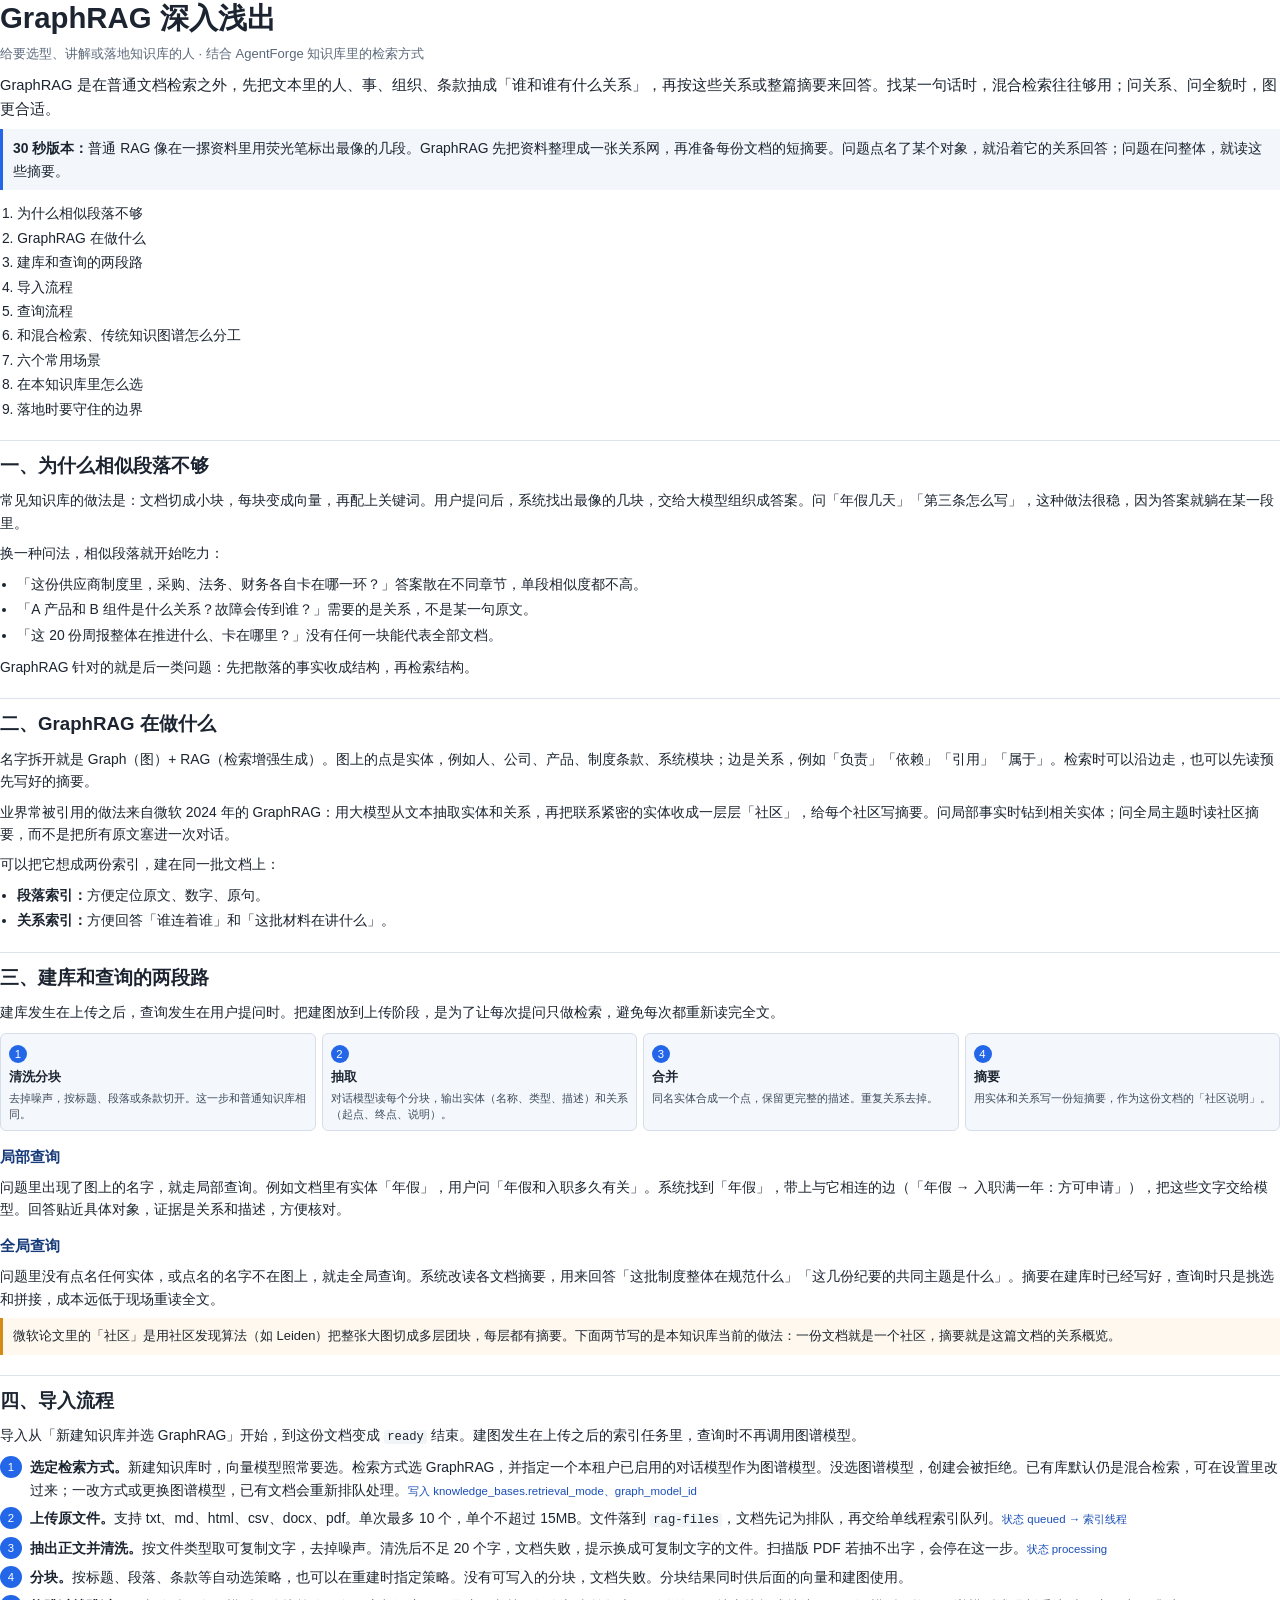
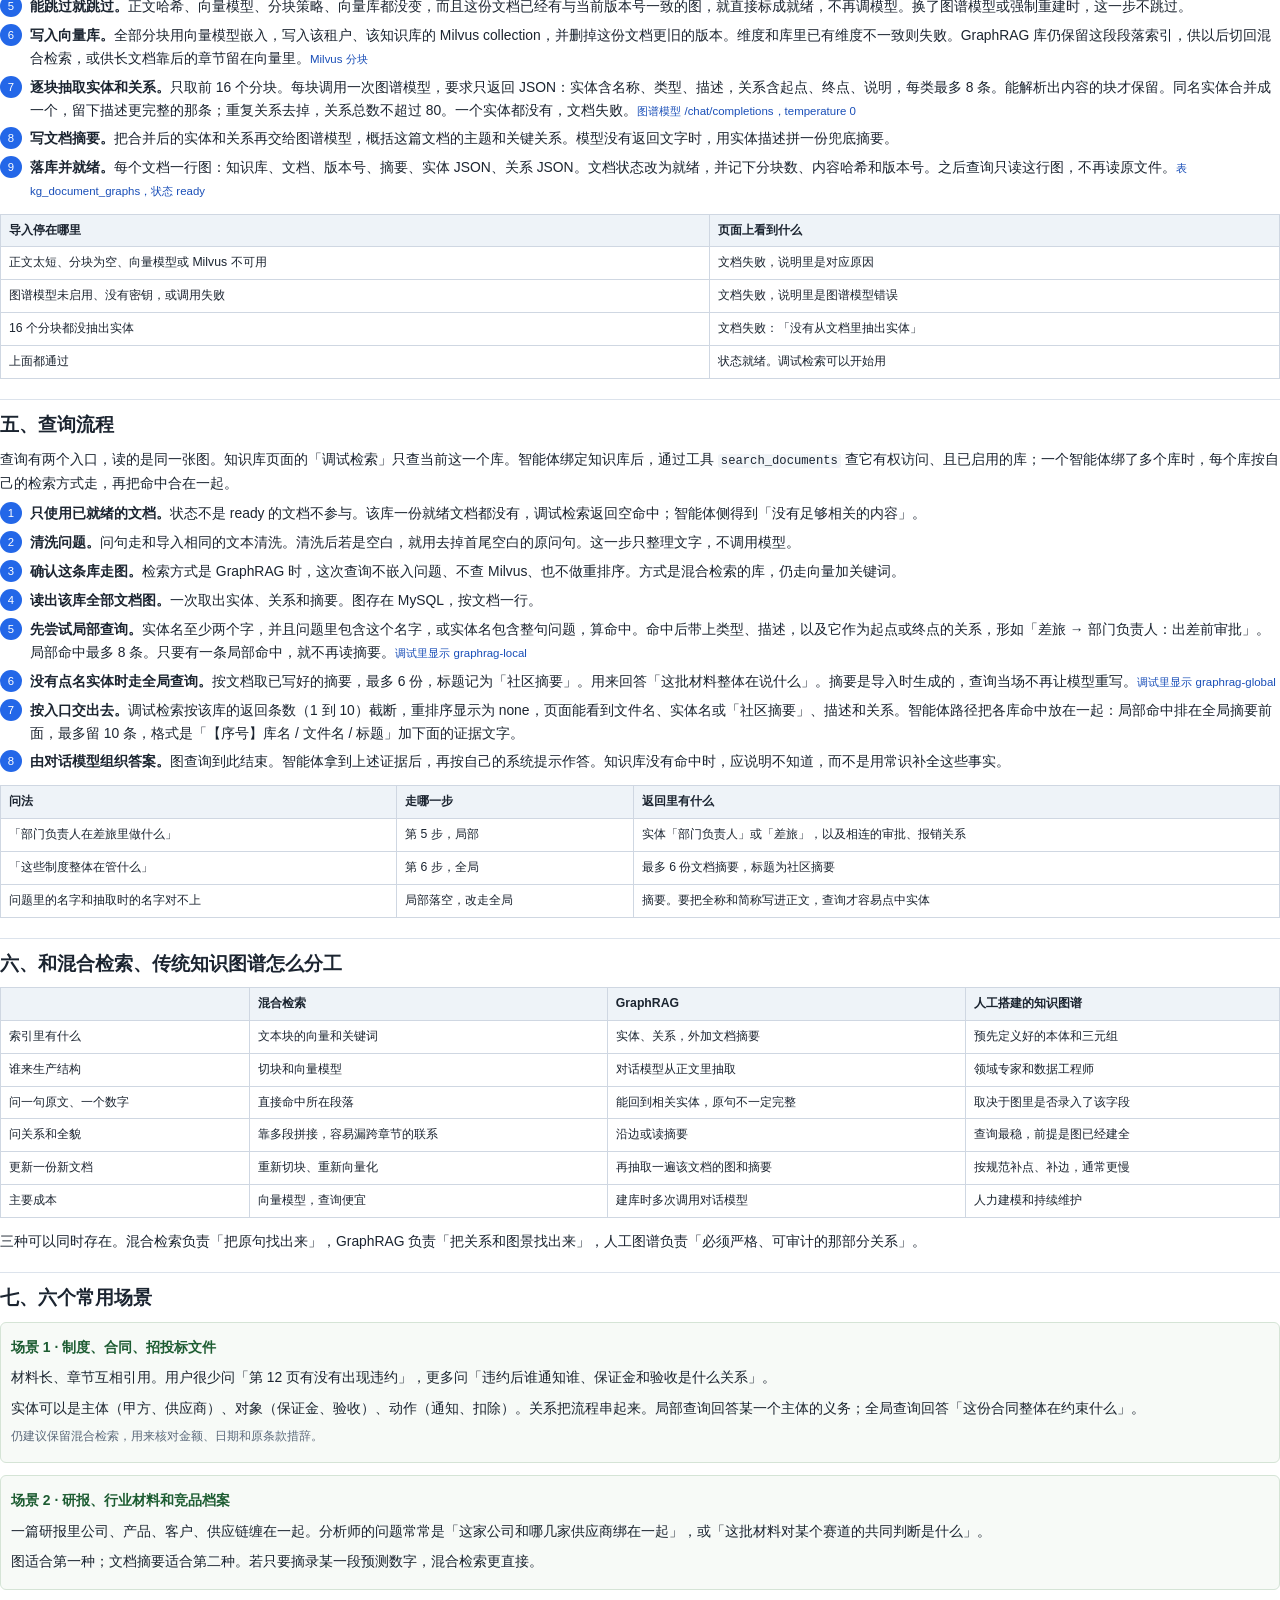
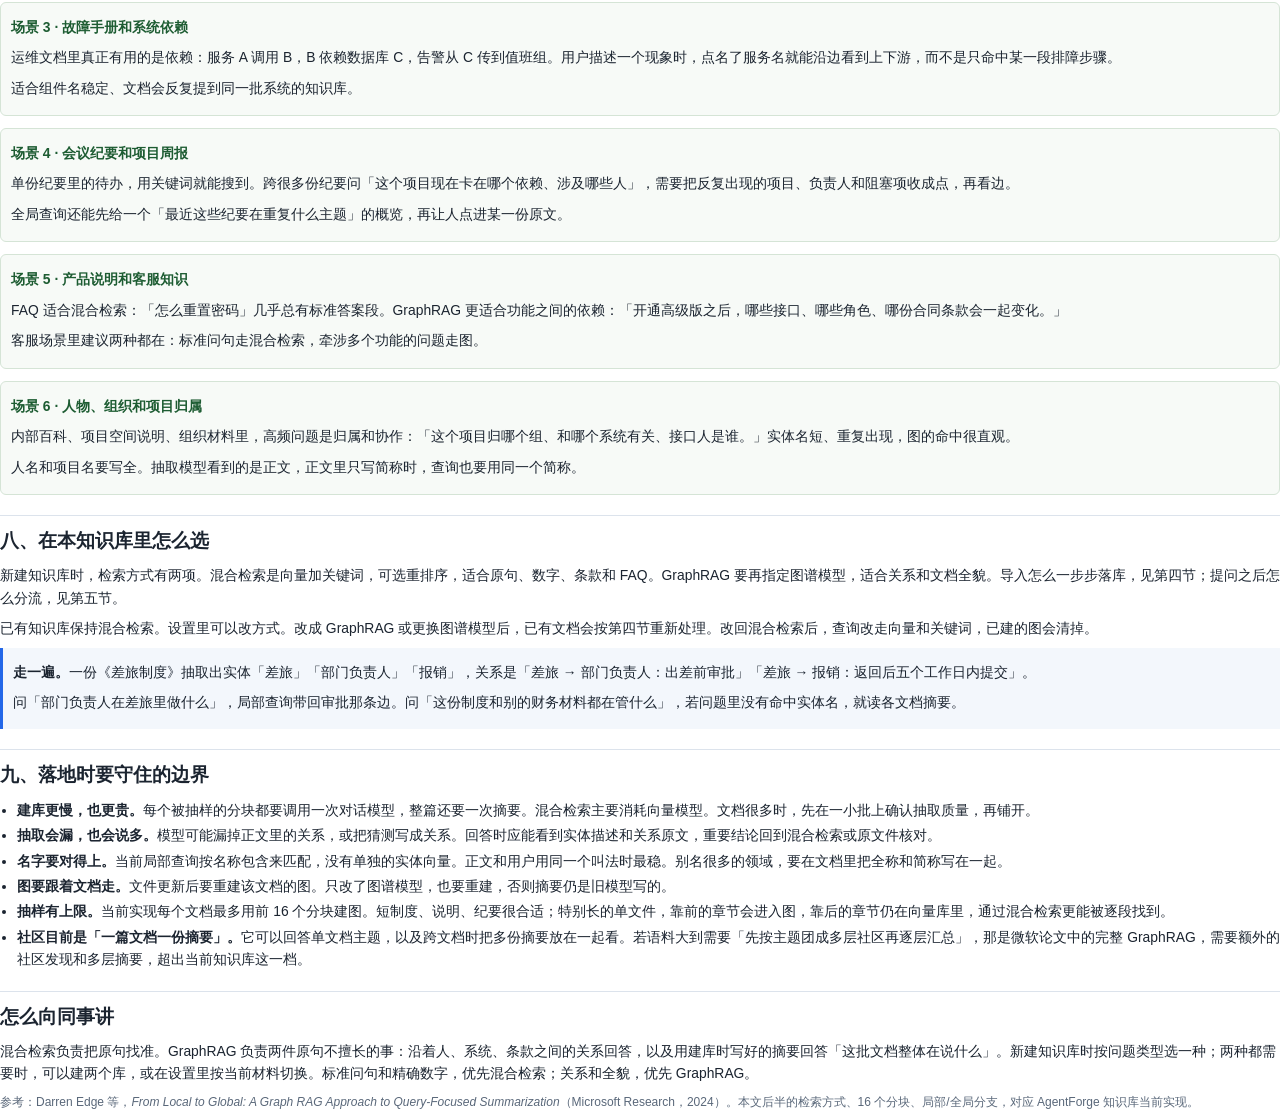
<file: docs/graphrag-guide.html>
<!DOCTYPE html>
<html lang="zh-CN">
<head>
<meta charset="utf-8">
<title>GraphRAG 深入浅出</title>
<style>
  @page { size: A4; margin: 14mm 14mm 16mm; }
  * { box-sizing: border-box; }
  body { margin: 0; color: #1b2430; font-family: "PingFang SC","Hiragino Sans GB","Noto Sans CJK SC",sans-serif; font-size: 10.4pt; line-height: 1.62; }
  h1 { font-size: 22pt; margin: 0 0 6px; line-height: 1.25; }
  h2 { font-size: 14pt; margin: 20px 0 8px; padding-top: 10px; border-top: 1px solid #dce3ec; page-break-after: avoid; }
  h3 { font-size: 11.4pt; margin: 14px 0 6px; color: #163a7a; page-break-after: avoid; }
  p { margin: 5px 0 8px; }
  ul, ol { margin: 4px 0 10px; padding-left: 1.25em; }
  li { margin: 3px 0; }
  .meta { color: #5a687a; font-size: 9.8pt; margin-bottom: 10px; }
  .lead { font-size: 11pt; }
  table { width: 100%; border-collapse: collapse; margin: 8px 0 12px; font-size: 9.2pt; page-break-inside: avoid; }
  th, td { border: 1px solid #cfd7e2; padding: 6px 8px; vertical-align: top; text-align: left; }
  th { background: #eef3f8; font-weight: 600; }
  code { font-family: "SF Mono", Menlo, Consolas, monospace; font-size: 0.88em; background: #f2f5f8; padding: 0 3px; border-radius: 3px; }
  .note { background: #fff8ee; border-left: 3px solid #d48b16; padding: 8px 10px; margin: 8px 0 12px; font-size: 9.7pt; }
  .callout { background: #f3f7fc; border-left: 3px solid #2367e8; padding: 8px 10px; margin: 8px 0 12px; }
  .scene { background: #f7faf7; border: 1px solid #d5e4d6; border-radius: 6px; padding: 8px 10px; margin: 8px 0 12px; page-break-inside: avoid; }
  .scene b { color: #1d5c32; }
  .flow { display: flex; gap: 6px; align-items: stretch; margin: 10px 0 14px; page-break-inside: avoid; }
  .step { flex: 1; background: #f4f7fb; border: 1px solid #d5deea; border-radius: 6px; padding: 8px 8px 7px; }
  .step .n { display: inline-block; width: 18px; height: 18px; line-height: 18px; text-align: center; border-radius: 50%; background: #2367e8; color: #fff; font-size: 8.5pt; margin-bottom: 4px; }
  .step strong { display: block; font-size: 9.4pt; margin-bottom: 2px; }
  .step span { display: block; font-size: 8.6pt; color: #3d4b5c; line-height: 1.45; }
  .toc { margin: 8px 0 4px; }
  .toc li { margin: 2px 0; }
  .small { font-size: 9pt; color: #5a687a; }
  .pipe { margin: 8px 0 12px; }
  .pipe-row { display: flex; gap: 8px; align-items: flex-start; margin: 0 0 6px; page-break-inside: avoid; }
  .pipe-row .k { flex: 0 0 22px; height: 22px; line-height: 22px; text-align: center; border-radius: 50%; background: #2367e8; color: #fff; font-size: 8.5pt; }
  .pipe-row .b { flex: 1; }
  .pipe-row strong { font-size: 10.2pt; }
  .where { font-size: 8.6pt; color: #1a4fb8; }
</style>
</head>
<body>

<h1>GraphRAG 深入浅出</h1>
<p class="meta">给要选型、讲解或落地知识库的人 · 结合 AgentForge 知识库里的检索方式</p>
<p class="lead">GraphRAG 是在普通文档检索之外，先把文本里的人、事、组织、条款抽成「谁和谁有什么关系」，再按这些关系或整篇摘要来回答。找某一句话时，混合检索往往够用；问关系、问全貌时，图更合适。</p>

<div class="callout"><b>30 秒版本：</b>普通 RAG 像在一摞资料里用荧光笔标出最像的几段。GraphRAG 先把资料整理成一张关系网，再准备每份文档的短摘要。问题点名了某个对象，就沿着它的关系回答；问题在问整体，就读这些摘要。</div>

<ol class="toc">
  <li>为什么相似段落不够</li>
  <li>GraphRAG 在做什么</li>
  <li>建库和查询的两段路</li>
  <li>导入流程</li>
  <li>查询流程</li>
  <li>和混合检索、传统知识图谱怎么分工</li>
  <li>六个常用场景</li>
  <li>在本知识库里怎么选</li>
  <li>落地时要守住的边界</li>
</ol>

<h2>一、为什么相似段落不够</h2>
<p>常见知识库的做法是：文档切成小块，每块变成向量，再配上关键词。用户提问后，系统找出最像的几块，交给大模型组织成答案。问「年假几天」「第三条怎么写」，这种做法很稳，因为答案就躺在某一段里。</p>
<p>换一种问法，相似段落就开始吃力：</p>
<ul>
  <li>「这份供应商制度里，采购、法务、财务各自卡在哪一环？」答案散在不同章节，单段相似度都不高。</li>
  <li>「A 产品和 B 组件是什么关系？故障会传到谁？」需要的是关系，不是某一句原文。</li>
  <li>「这 20 份周报整体在推进什么、卡在哪里？」没有任何一块能代表全部文档。</li>
</ul>
<p>GraphRAG 针对的就是后一类问题：先把散落的事实收成结构，再检索结构。</p>

<h2>二、GraphRAG 在做什么</h2>
<p>名字拆开就是 Graph（图）+ RAG（检索增强生成）。图上的点是实体，例如人、公司、产品、制度条款、系统模块；边是关系，例如「负责」「依赖」「引用」「属于」。检索时可以沿边走，也可以先读预先写好的摘要。</p>
<p>业界常被引用的做法来自微软 2024 年的 GraphRAG：用大模型从文本抽取实体和关系，再把联系紧密的实体收成一层层「社区」，给每个社区写摘要。问局部事实时钻到相关实体；问全局主题时读社区摘要，而不是把所有原文塞进一次对话。</p>
<p>可以把它想成两份索引，建在同一批文档上：</p>
<ul>
  <li><b>段落索引：</b>方便定位原文、数字、原句。</li>
  <li><b>关系索引：</b>方便回答「谁连着谁」和「这批材料在讲什么」。</li>
</ul>

<h2>三、建库和查询的两段路</h2>
<p>建库发生在上传之后，查询发生在用户提问时。把建图放到上传阶段，是为了让每次提问只做检索，避免每次都重新读完全文。</p>

<div class="flow">
  <div class="step"><div class="n">1</div><strong>清洗分块</strong><span>去掉噪声，按标题、段落或条款切开。这一步和普通知识库相同。</span></div>
  <div class="step"><div class="n">2</div><strong>抽取</strong><span>对话模型读每个分块，输出实体（名称、类型、描述）和关系（起点、终点、说明）。</span></div>
  <div class="step"><div class="n">3</div><strong>合并</strong><span>同名实体合成一个点，保留更完整的描述。重复关系去掉。</span></div>
  <div class="step"><div class="n">4</div><strong>摘要</strong><span>用实体和关系写一份短摘要，作为这份文档的「社区说明」。</span></div>
</div>

<h3>局部查询</h3>
<p>问题里出现了图上的名字，就走局部查询。例如文档里有实体「年假」，用户问「年假和入职多久有关」。系统找到「年假」，带上与它相连的边（「年假 → 入职满一年：方可申请」），把这些文字交给模型。回答贴近具体对象，证据是关系和描述，方便核对。</p>

<h3>全局查询</h3>
<p>问题里没有点名任何实体，或点名的名字不在图上，就走全局查询。系统改读各文档摘要，用来回答「这批制度整体在规范什么」「这几份纪要的共同主题是什么」。摘要在建库时已经写好，查询时只是挑选和拼接，成本远低于现场重读全文。</p>

<div class="note">微软论文里的「社区」是用社区发现算法（如 Leiden）把整张大图切成多层团块，每层都有摘要。下面两节写的是本知识库当前的做法：一份文档就是一个社区，摘要就是这篇文档的关系概览。</div>

<h2>四、导入流程</h2>
<p>导入从「新建知识库并选 GraphRAG」开始，到这份文档变成 <code>ready</code> 结束。建图发生在上传之后的索引任务里，查询时不再调用图谱模型。</p>

<div class="pipe">
  <div class="pipe-row"><div class="k">1</div><div class="b"><strong>选定检索方式。</strong>新建知识库时，向量模型照常要选。检索方式选 GraphRAG，并指定一个本租户已启用的对话模型作为图谱模型。没选图谱模型，创建会被拒绝。已有库默认仍是混合检索，可在设置里改过来；一改方式或更换图谱模型，已有文档会重新排队处理。<span class="where">写入 knowledge_bases.retrieval_mode、graph_model_id</span></div></div>
  <div class="pipe-row"><div class="k">2</div><div class="b"><strong>上传原文件。</strong>支持 txt、md、html、csv、docx、pdf。单次最多 10 个，单个不超过 15MB。文件落到 <code>rag-files</code>，文档先记为排队，再交给单线程索引队列。<span class="where">状态 queued → 索引线程</span></div></div>
  <div class="pipe-row"><div class="k">3</div><div class="b"><strong>抽出正文并清洗。</strong>按文件类型取可复制文字，去掉噪声。清洗后不足 20 个字，文档失败，提示换成可复制文字的文件。扫描版 PDF 若抽不出字，会停在这一步。<span class="where">状态 processing</span></div></div>
  <div class="pipe-row"><div class="k">4</div><div class="b"><strong>分块。</strong>按标题、段落、条款等自动选策略，也可以在重建时指定策略。没有可写入的分块，文档失败。分块结果同时供后面的向量和建图使用。</div></div>
  <div class="pipe-row"><div class="k">5</div><div class="b"><strong>能跳过就跳过。</strong>正文哈希、向量模型、分块策略、向量库都没变，而且这份文档已经有与当前版本号一致的图，就直接标成就绪，不再调模型。换了图谱模型或强制重建时，这一步不跳过。</div></div>
  <div class="pipe-row"><div class="k">6</div><div class="b"><strong>写入向量库。</strong>全部分块用向量模型嵌入，写入该租户、该知识库的 Milvus collection，并删掉这份文档更旧的版本。维度和库里已有维度不一致则失败。GraphRAG 库仍保留这段段落索引，供以后切回混合检索，或供长文档靠后的章节留在向量里。<span class="where">Milvus 分块</span></div></div>
  <div class="pipe-row"><div class="k">7</div><div class="b"><strong>逐块抽取实体和关系。</strong>只取前 16 个分块。每块调用一次图谱模型，要求只返回 JSON：实体含名称、类型、描述，关系含起点、终点、说明，每类最多 8 条。能解析出内容的块才保留。同名实体合并成一个，留下描述更完整的那条；重复关系去掉，关系总数不超过 80。一个实体都没有，文档失败。<span class="where">图谱模型 /chat/completions，temperature 0</span></div></div>
  <div class="pipe-row"><div class="k">8</div><div class="b"><strong>写文档摘要。</strong>把合并后的实体和关系再交给图谱模型，概括这篇文档的主题和关键关系。模型没有返回文字时，用实体描述拼一份兜底摘要。</div></div>
  <div class="pipe-row"><div class="k">9</div><div class="b"><strong>落库并就绪。</strong>每个文档一行图：知识库、文档、版本号、摘要、实体 JSON、关系 JSON。文档状态改为就绪，并记下分块数、内容哈希和版本号。之后查询只读这行图，不再读原文件。<span class="where">表 kg_document_graphs，状态 ready</span></div></div>
</div>

<table>
  <tr><th>导入停在哪里</th><th>页面上看到什么</th></tr>
  <tr><td>正文太短、分块为空、向量模型或 Milvus 不可用</td><td>文档失败，说明里是对应原因</td></tr>
  <tr><td>图谱模型未启用、没有密钥，或调用失败</td><td>文档失败，说明里是图谱模型错误</td></tr>
  <tr><td>16 个分块都没抽出实体</td><td>文档失败：「没有从文档里抽出实体」</td></tr>
  <tr><td>上面都通过</td><td>状态就绪。调试检索可以开始用</td></tr>
</table>

<h2>五、查询流程</h2>
<p>查询有两个入口，读的是同一张图。知识库页面的「调试检索」只查当前这一个库。智能体绑定知识库后，通过工具 <code>search_documents</code> 查它有权访问、且已启用的库；一个智能体绑了多个库时，每个库按自己的检索方式走，再把命中合在一起。</p>

<div class="pipe">
  <div class="pipe-row"><div class="k">1</div><div class="b"><strong>只使用已就绪的文档。</strong>状态不是 ready 的文档不参与。该库一份就绪文档都没有，调试检索返回空命中；智能体侧得到「没有足够相关的内容」。</div></div>
  <div class="pipe-row"><div class="k">2</div><div class="b"><strong>清洗问题。</strong>问句走和导入相同的文本清洗。清洗后若是空白，就用去掉首尾空白的原问句。这一步只整理文字，不调用模型。</div></div>
  <div class="pipe-row"><div class="k">3</div><div class="b"><strong>确认这条库走图。</strong>检索方式是 GraphRAG 时，这次查询不嵌入问题、不查 Milvus、也不做重排序。方式是混合检索的库，仍走向量加关键词。</div></div>
  <div class="pipe-row"><div class="k">4</div><div class="b"><strong>读出该库全部文档图。</strong>一次取出实体、关系和摘要。图存在 MySQL，按文档一行。</div></div>
  <div class="pipe-row"><div class="k">5</div><div class="b"><strong>先尝试局部查询。</strong>实体名至少两个字，并且问题里包含这个名字，或实体名包含整句问题，算命中。命中后带上类型、描述，以及它作为起点或终点的关系，形如「差旅 → 部门负责人：出差前审批」。局部命中最多 8 条。只要有一条局部命中，就不再读摘要。<span class="where">调试里显示 graphrag-local</span></div></div>
  <div class="pipe-row"><div class="k">6</div><div class="b"><strong>没有点名实体时走全局查询。</strong>按文档取已写好的摘要，最多 6 份，标题记为「社区摘要」。用来回答「这批材料整体在说什么」。摘要是导入时生成的，查询当场不再让模型重写。<span class="where">调试里显示 graphrag-global</span></div></div>
  <div class="pipe-row"><div class="k">7</div><div class="b"><strong>按入口交出去。</strong>调试检索按该库的返回条数（1 到 10）截断，重排序显示为 none，页面能看到文件名、实体名或「社区摘要」、描述和关系。智能体路径把各库命中放在一起：局部命中排在全局摘要前面，最多留 10 条，格式是「【序号】库名 / 文件名 / 标题」加下面的证据文字。</div></div>
  <div class="pipe-row"><div class="k">8</div><div class="b"><strong>由对话模型组织答案。</strong>图查询到此结束。智能体拿到上述证据后，再按自己的系统提示作答。知识库没有命中时，应说明不知道，而不是用常识补全这些事实。</div></div>
</div>

<table>
  <tr><th>问法</th><th>走哪一步</th><th>返回里有什么</th></tr>
  <tr><td>「部门负责人在差旅里做什么」</td><td>第 5 步，局部</td><td>实体「部门负责人」或「差旅」，以及相连的审批、报销关系</td></tr>
  <tr><td>「这些制度整体在管什么」</td><td>第 6 步，全局</td><td>最多 6 份文档摘要，标题为社区摘要</td></tr>
  <tr><td>问题里的名字和抽取时的名字对不上</td><td>局部落空，改走全局</td><td>摘要。要把全称和简称写进正文，查询才容易点中实体</td></tr>
</table>

<h2>六、和混合检索、传统知识图谱怎么分工</h2>
<table>
  <tr><th></th><th>混合检索</th><th>GraphRAG</th><th>人工搭建的知识图谱</th></tr>
  <tr><td>索引里有什么</td><td>文本块的向量和关键词</td><td>实体、关系，外加文档摘要</td><td>预先定义好的本体和三元组</td></tr>
  <tr><td>谁来生产结构</td><td>切块和向量模型</td><td>对话模型从正文里抽取</td><td>领域专家和数据工程师</td></tr>
  <tr><td>问一句原文、一个数字</td><td>直接命中所在段落</td><td>能回到相关实体，原句不一定完整</td><td>取决于图里是否录入了该字段</td></tr>
  <tr><td>问关系和全貌</td><td>靠多段拼接，容易漏跨章节的联系</td><td>沿边或读摘要</td><td>查询最稳，前提是图已经建全</td></tr>
  <tr><td>更新一份新文档</td><td>重新切块、重新向量化</td><td>再抽取一遍该文档的图和摘要</td><td>按规范补点、补边，通常更慢</td></tr>
  <tr><td>主要成本</td><td>向量模型，查询便宜</td><td>建库时多次调用对话模型</td><td>人力建模和持续维护</td></tr>
</table>
<p>三种可以同时存在。混合检索负责「把原句找出来」，GraphRAG 负责「把关系和图景找出来」，人工图谱负责「必须严格、可审计的那部分关系」。</p>

<h2>七、六个常用场景</h2>

<div class="scene">
  <p><b>场景 1 · 制度、合同、招投标文件</b></p>
  <p>材料长、章节互相引用。用户很少问「第 12 页有没有出现违约」，更多问「违约后谁通知谁、保证金和验收是什么关系」。</p>
  <p>实体可以是主体（甲方、供应商）、对象（保证金、验收）、动作（通知、扣除）。关系把流程串起来。局部查询回答某一个主体的义务；全局查询回答「这份合同整体在约束什么」。</p>
  <p class="small">仍建议保留混合检索，用来核对金额、日期和原条款措辞。</p>
</div>

<div class="scene">
  <p><b>场景 2 · 研报、行业材料和竞品档案</b></p>
  <p>一篇研报里公司、产品、客户、供应链缠在一起。分析师的问题常常是「这家公司和哪几家供应商绑在一起」，或「这批材料对某个赛道的共同判断是什么」。</p>
  <p>图适合第一种；文档摘要适合第二种。若只要摘录某一段预测数字，混合检索更直接。</p>
</div>

<div class="scene">
  <p><b>场景 3 · 故障手册和系统依赖</b></p>
  <p>运维文档里真正有用的是依赖：服务 A 调用 B，B 依赖数据库 C，告警从 C 传到值班组。用户描述一个现象时，点名了服务名就能沿边看到上下游，而不是只命中某一段排障步骤。</p>
  <p>适合组件名稳定、文档会反复提到同一批系统的知识库。</p>
</div>

<div class="scene">
  <p><b>场景 4 · 会议纪要和项目周报</b></p>
  <p>单份纪要里的待办，用关键词就能搜到。跨很多份纪要问「这个项目现在卡在哪个依赖、涉及哪些人」，需要把反复出现的项目、负责人和阻塞项收成点，再看边。</p>
  <p>全局查询还能先给一个「最近这些纪要在重复什么主题」的概览，再让人点进某一份原文。</p>
</div>

<div class="scene">
  <p><b>场景 5 · 产品说明和客服知识</b></p>
  <p>FAQ 适合混合检索：「怎么重置密码」几乎总有标准答案段。GraphRAG 更适合功能之间的依赖：「开通高级版之后，哪些接口、哪些角色、哪份合同条款会一起变化。」</p>
  <p>客服场景里建议两种都在：标准问句走混合检索，牵涉多个功能的问题走图。</p>
</div>

<div class="scene">
  <p><b>场景 6 · 人物、组织和项目归属</b></p>
  <p>内部百科、项目空间说明、组织材料里，高频问题是归属和协作：「这个项目归哪个组、和哪个系统有关、接口人是谁。」实体名短、重复出现，图的命中很直观。</p>
  <p>人名和项目名要写全。抽取模型看到的是正文，正文里只写简称时，查询也要用同一个简称。</p>
</div>

<h2>八、在本知识库里怎么选</h2>
<p>新建知识库时，检索方式有两项。混合检索是向量加关键词，可选重排序，适合原句、数字、条款和 FAQ。GraphRAG 要再指定图谱模型，适合关系和文档全貌。导入怎么一步步落库，见第四节；提问之后怎么分流，见第五节。</p>
<p>已有知识库保持混合检索。设置里可以改方式。改成 GraphRAG 或更换图谱模型后，已有文档会按第四节重新处理。改回混合检索后，查询改走向量和关键词，已建的图会清掉。</p>

<div class="callout">
  <p><b>走一遍。</b>一份《差旅制度》抽取出实体「差旅」「部门负责人」「报销」，关系是「差旅 → 部门负责人：出差前审批」「差旅 → 报销：返回后五个工作日内提交」。</p>
  <p>问「部门负责人在差旅里做什么」，局部查询带回审批那条边。问「这份制度和别的财务材料都在管什么」，若问题里没有命中实体名，就读各文档摘要。</p>
</div>

<h2>九、落地时要守住的边界</h2>
<ul>
  <li><b>建库更慢，也更贵。</b>每个被抽样的分块都要调用一次对话模型，整篇还要一次摘要。混合检索主要消耗向量模型。文档很多时，先在一小批上确认抽取质量，再铺开。</li>
  <li><b>抽取会漏，也会说多。</b>模型可能漏掉正文里的关系，或把猜测写成关系。回答时应能看到实体描述和关系原文，重要结论回到混合检索或原文件核对。</li>
  <li><b>名字要对得上。</b>当前局部查询按名称包含来匹配，没有单独的实体向量。正文和用户用同一个叫法时最稳。别名很多的领域，要在文档里把全称和简称写在一起。</li>
  <li><b>图要跟着文档走。</b>文件更新后要重建该文档的图。只改了图谱模型，也要重建，否则摘要仍是旧模型写的。</li>
  <li><b>抽样有上限。</b>当前实现每个文档最多用前 16 个分块建图。短制度、说明、纪要很合适；特别长的单文件，靠前的章节会进入图，靠后的章节仍在向量库里，通过混合检索更能被逐段找到。</li>
  <li><b>社区目前是「一篇文档一份摘要」。</b>它可以回答单文档主题，以及跨文档时把多份摘要放在一起看。若语料大到需要「先按主题团成多层社区再逐层汇总」，那是微软论文中的完整 GraphRAG，需要额外的社区发现和多层摘要，超出当前知识库这一档。</li>
</ul>

<h2>怎么向同事讲</h2>
<p>混合检索负责把原句找准。GraphRAG 负责两件原句不擅长的事：沿着人、系统、条款之间的关系回答，以及用建库时写好的摘要回答「这批文档整体在说什么」。新建知识库时按问题类型选一种；两种都需要时，可以建两个库，或在设置里按当前材料切换。标准问句和精确数字，优先混合检索；关系和全貌，优先 GraphRAG。</p>

<p class="small">参考：Darren Edge 等，<i>From Local to Global: A Graph RAG Approach to Query-Focused Summarization</i>（Microsoft Research，2024）。本文后半的检索方式、16 个分块、局部/全局分支，对应 AgentForge 知识库当前实现。</p>

</body>
</html>
</file>
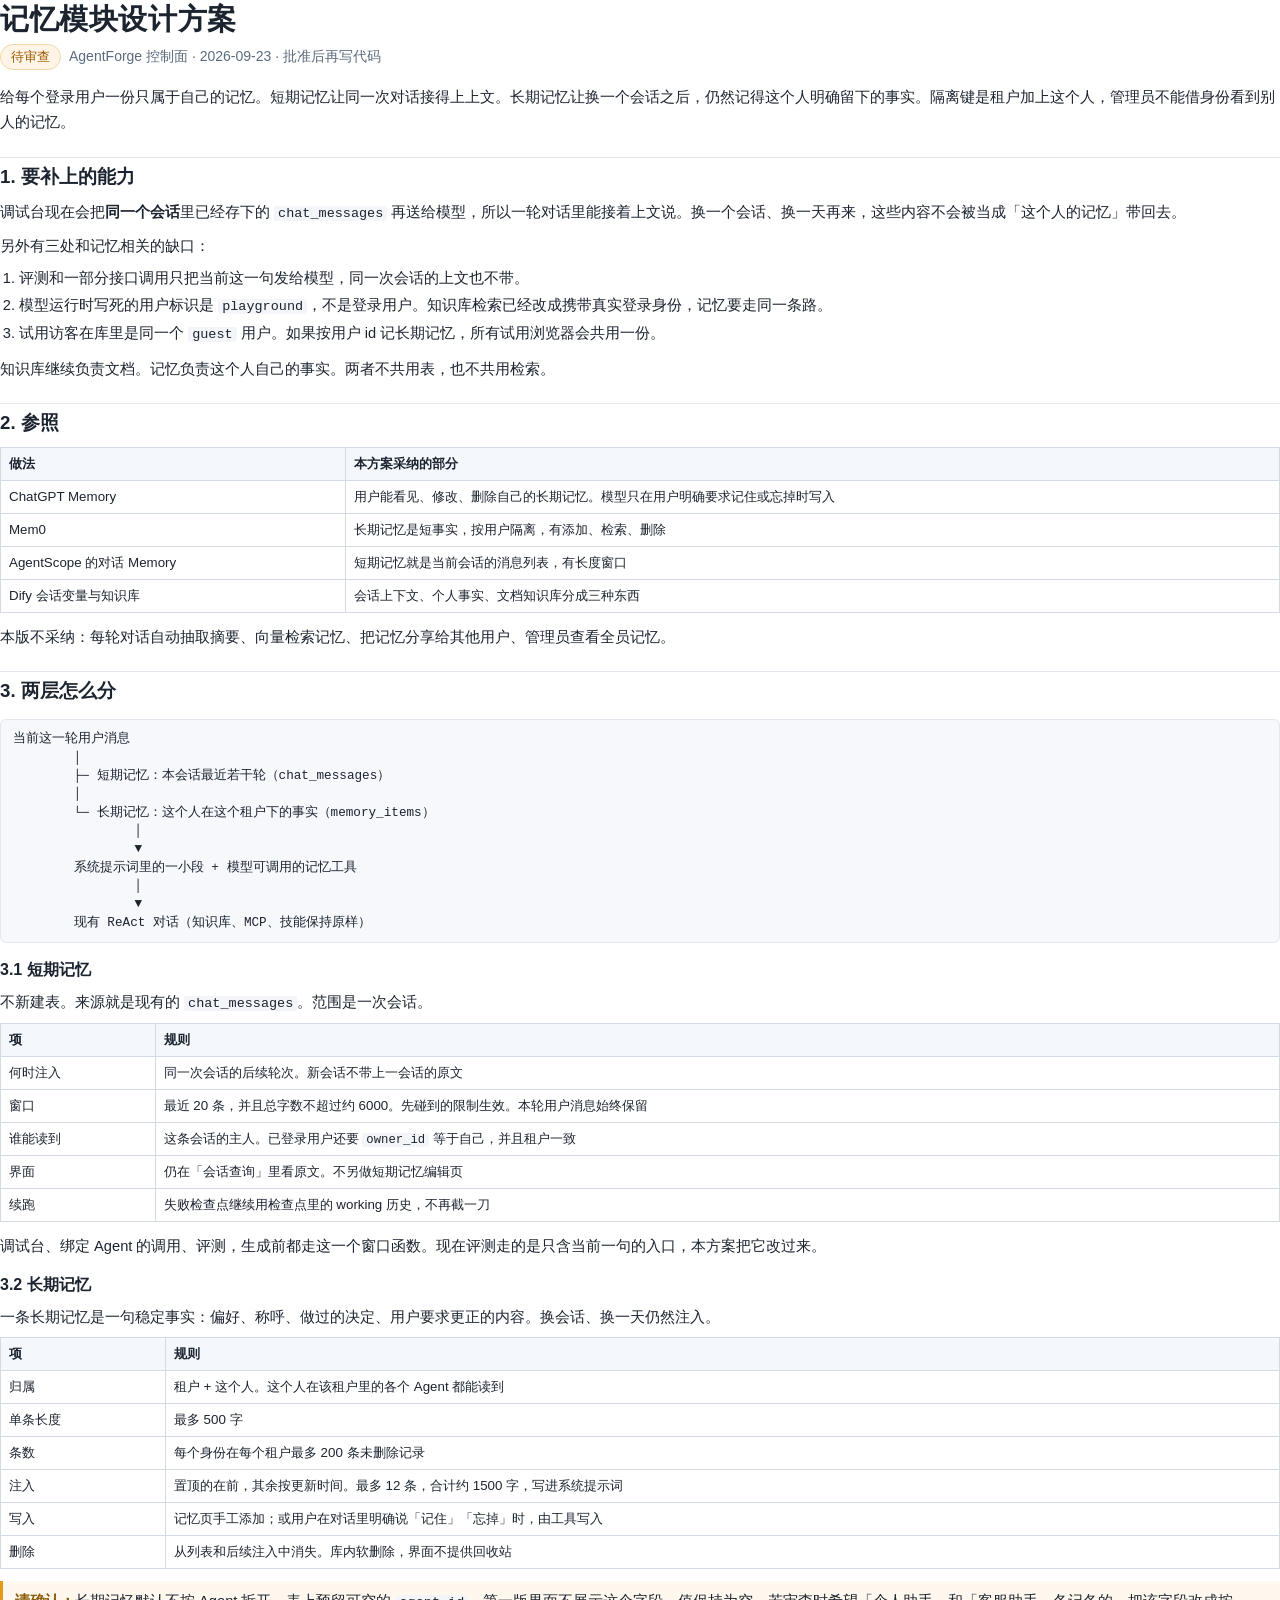
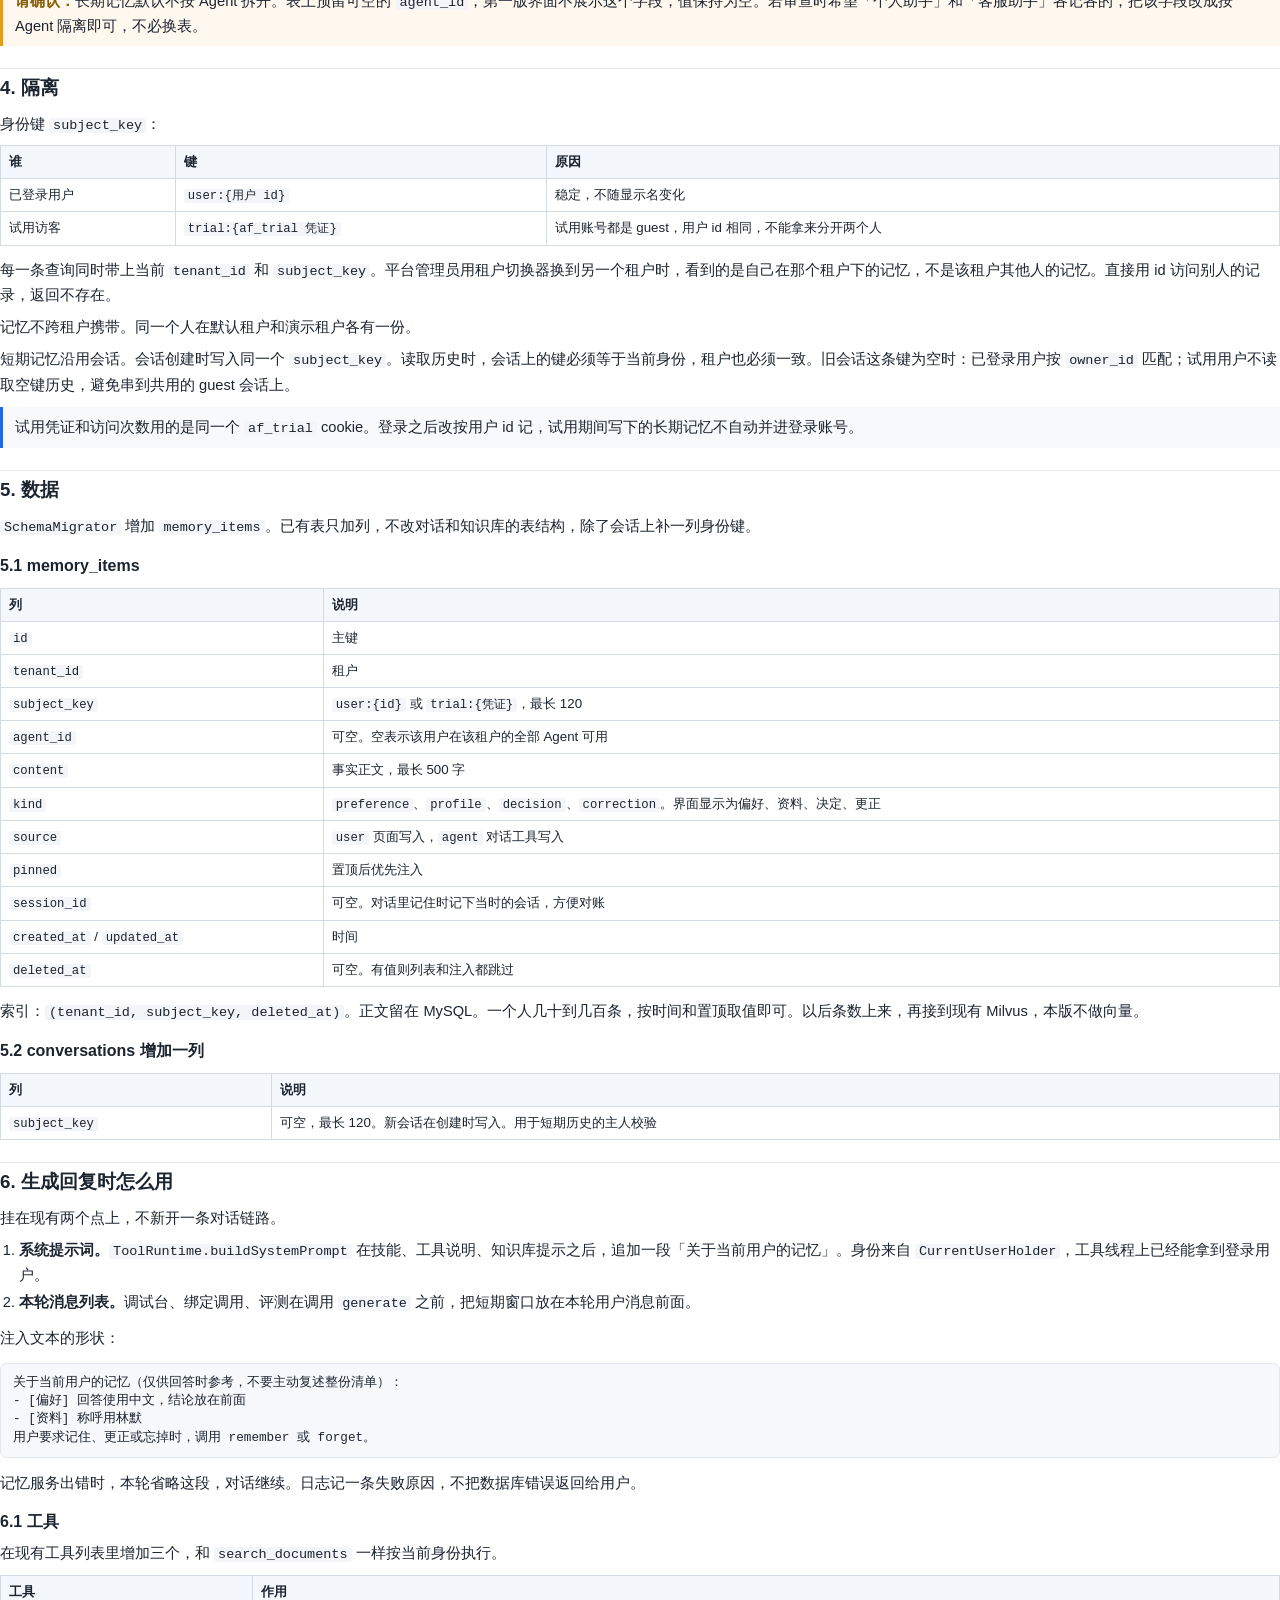
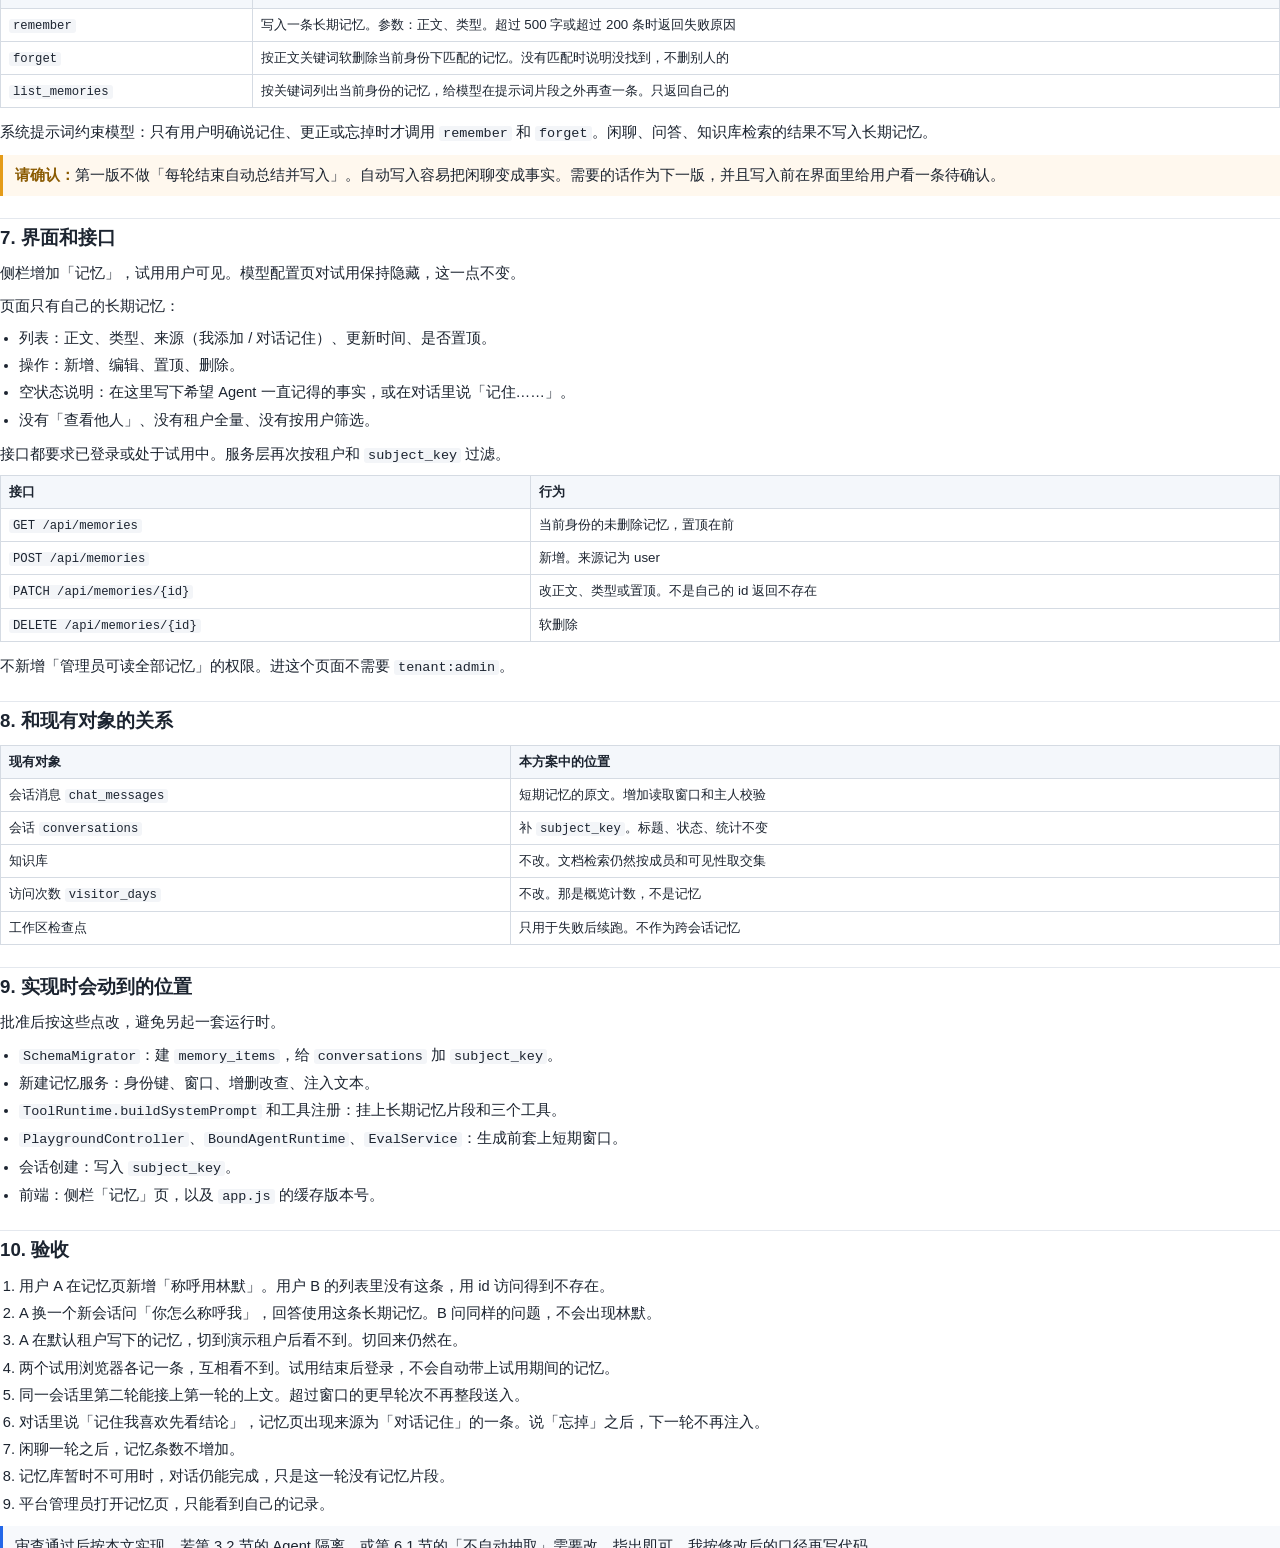
<file: docs/memory-module.html>
<!DOCTYPE html>
<html lang="zh-CN">
<head>
<meta charset="utf-8">
<title>记忆模块设计方案</title>
<style>
  @page { size: A4; margin: 16mm 15mm 18mm; }
  * { box-sizing: border-box; }
  html { font-size: 11pt; }
  body {
    margin: 0;
    color: #1c2430;
    font-family: "PingFang SC", "Hiragino Sans GB", "Noto Sans CJK SC", sans-serif;
    line-height: 1.65;
  }
  h1 { font-size: 22pt; line-height: 1.3; margin: 0 0 6px; letter-spacing: 0.02em; }
  h2 { font-size: 14pt; margin: 22px 0 8px; padding-top: 4px; border-top: 1px solid #e4e8ee; }
  h3 { font-size: 12pt; margin: 14px 0 6px; }
  p { margin: 6px 0 8px; }
  ul, ol { margin: 6px 0 10px; padding-left: 1.3em; }
  li { margin: 3px 0; }
  code { font-family: "SF Mono", Menlo, Consolas, monospace; font-size: 0.92em; background: #f3f5f8; padding: 0 4px; border-radius: 3px; }
  .meta { color: #5c6b7e; font-size: 10.5pt; margin-bottom: 14px; }
  .badge {
    display: inline-block;
    background: #fff4e5;
    color: #9a5b00;
    border: 1px solid #f0d7a8;
    border-radius: 999px;
    padding: 1px 10px;
    font-size: 10pt;
    margin-right: 8px;
  }
  .lead { font-size: 11.5pt; }
  table { width: 100%; border-collapse: collapse; margin: 8px 0 12px; font-size: 10pt; page-break-inside: avoid; }
  th, td { border: 1px solid #d5dbe3; padding: 5px 8px; vertical-align: top; text-align: left; }
  th { background: #f4f7fb; font-weight: 600; }
  pre {
    background: #f6f8fb;
    border: 1px solid #e3e8ef;
    border-radius: 6px;
    padding: 10px 12px;
    font-family: "SF Mono", Menlo, Consolas, monospace;
    font-size: 9.5pt;
    line-height: 1.45;
    white-space: pre-wrap;
    page-break-inside: avoid;
  }
  .note {
    background: #f7f9fc;
    border-left: 3px solid #2367e8;
    padding: 8px 12px;
    margin: 10px 0 12px;
    page-break-inside: avoid;
  }
  .review {
    background: #fff8ee;
    border-left: 3px solid #e49b18;
    padding: 8px 12px;
    margin: 10px 0 12px;
    page-break-inside: avoid;
  }
  .review strong { color: #8a5a00; }
  h2, h3 { page-break-after: avoid; }
  tr { page-break-inside: avoid; }
</style>
</head>
<body>

<h1>记忆模块设计方案</h1>
<p class="meta"><span class="badge">待审查</span>AgentForge 控制面 · 2026-09-23 · 批准后再写代码</p>

<p class="lead">给每个登录用户一份只属于自己的记忆。短期记忆让同一次对话接得上上文。长期记忆让换一个会话之后，仍然记得这个人明确留下的事实。隔离键是租户加上这个人，管理员不能借身份看到别人的记忆。</p>

<h2>1. 要补上的能力</h2>
<p>调试台现在会把<strong>同一个会话</strong>里已经存下的 <code>chat_messages</code> 再送给模型，所以一轮对话里能接着上文说。换一个会话、换一天再来，这些内容不会被当成「这个人的记忆」带回去。</p>
<p>另外有三处和记忆相关的缺口：</p>
<ol>
  <li>评测和一部分接口调用只把当前这一句发给模型，同一次会话的上文也不带。</li>
  <li>模型运行时写死的用户标识是 <code>playground</code>，不是登录用户。知识库检索已经改成携带真实登录身份，记忆要走同一条路。</li>
  <li>试用访客在库里是同一个 <code>guest</code> 用户。如果按用户 id 记长期记忆，所有试用浏览器会共用一份。</li>
</ol>
<p>知识库继续负责文档。记忆负责这个人自己的事实。两者不共用表，也不共用检索。</p>

<h2>2. 参照</h2>
<table>
  <tr><th>做法</th><th>本方案采纳的部分</th></tr>
  <tr><td>ChatGPT Memory</td><td>用户能看见、修改、删除自己的长期记忆。模型只在用户明确要求记住或忘掉时写入</td></tr>
  <tr><td>Mem0</td><td>长期记忆是短事实，按用户隔离，有添加、检索、删除</td></tr>
  <tr><td>AgentScope 的对话 Memory</td><td>短期记忆就是当前会话的消息列表，有长度窗口</td></tr>
  <tr><td>Dify 会话变量与知识库</td><td>会话上下文、个人事实、文档知识库分成三种东西</td></tr>
</table>
<p>本版不采纳：每轮对话自动抽取摘要、向量检索记忆、把记忆分享给其他用户、管理员查看全员记忆。</p>

<h2>3. 两层怎么分</h2>
<pre>当前这一轮用户消息
        │
        ├─ 短期记忆：本会话最近若干轮（chat_messages）
        │
        └─ 长期记忆：这个人在这个租户下的事实（memory_items）
                │
                ▼
        系统提示词里的一小段 + 模型可调用的记忆工具
                │
                ▼
        现有 ReAct 对话（知识库、MCP、技能保持原样）</pre>

<h3>3.1 短期记忆</h3>
<p>不新建表。来源就是现有的 <code>chat_messages</code>。范围是一次会话。</p>
<table>
  <tr><th>项</th><th>规则</th></tr>
  <tr><td>何时注入</td><td>同一次会话的后续轮次。新会话不带上一会话的原文</td></tr>
  <tr><td>窗口</td><td>最近 20 条，并且总字数不超过约 6000。先碰到的限制生效。本轮用户消息始终保留</td></tr>
  <tr><td>谁能读到</td><td>这条会话的主人。已登录用户还要 <code>owner_id</code> 等于自己，并且租户一致</td></tr>
  <tr><td>界面</td><td>仍在「会话查询」里看原文。不另做短期记忆编辑页</td></tr>
  <tr><td>续跑</td><td>失败检查点继续用检查点里的 working 历史，不再截一刀</td></tr>
</table>
<p>调试台、绑定 Agent 的调用、评测，生成前都走这一个窗口函数。现在评测走的是只含当前一句的入口，本方案把它改过来。</p>

<h3>3.2 长期记忆</h3>
<p>一条长期记忆是一句稳定事实：偏好、称呼、做过的决定、用户要求更正的内容。换会话、换一天仍然注入。</p>
<table>
  <tr><th>项</th><th>规则</th></tr>
  <tr><td>归属</td><td>租户 + 这个人。这个人在该租户里的各个 Agent 都能读到</td></tr>
  <tr><td>单条长度</td><td>最多 500 字</td></tr>
  <tr><td>条数</td><td>每个身份在每个租户最多 200 条未删除记录</td></tr>
  <tr><td>注入</td><td>置顶的在前，其余按更新时间。最多 12 条，合计约 1500 字，写进系统提示词</td></tr>
  <tr><td>写入</td><td>记忆页手工添加；或用户在对话里明确说「记住」「忘掉」时，由工具写入</td></tr>
  <tr><td>删除</td><td>从列表和后续注入中消失。库内软删除，界面不提供回收站</td></tr>
</table>

<div class="review">
  <strong>请确认：</strong>长期记忆默认不按 Agent 拆开。表上预留可空的 <code>agent_id</code>，第一版界面不展示这个字段，值保持为空。若审查时希望「个人助手」和「客服助手」各记各的，把该字段改成按 Agent 隔离即可，不必换表。
</div>

<h2>4. 隔离</h2>
<p>身份键 <code>subject_key</code>：</p>
<table>
  <tr><th>谁</th><th>键</th><th>原因</th></tr>
  <tr><td>已登录用户</td><td><code>user:{用户 id}</code></td><td>稳定，不随显示名变化</td></tr>
  <tr><td>试用访客</td><td><code>trial:{af_trial 凭证}</code></td><td>试用账号都是 guest，用户 id 相同，不能拿来分开两个人</td></tr>
</table>
<p>每一条查询同时带上当前 <code>tenant_id</code> 和 <code>subject_key</code>。平台管理员用租户切换器换到另一个租户时，看到的是自己在那个租户下的记忆，不是该租户其他人的记忆。直接用 id 访问别人的记录，返回不存在。</p>
<p>记忆不跨租户携带。同一个人在默认租户和演示租户各有一份。</p>
<p>短期记忆沿用会话。会话创建时写入同一个 <code>subject_key</code>。读取历史时，会话上的键必须等于当前身份，租户也必须一致。旧会话这条键为空时：已登录用户按 <code>owner_id</code> 匹配；试用用户不读取空键历史，避免串到共用的 guest 会话上。</p>

<div class="note">试用凭证和访问次数用的是同一个 <code>af_trial</code> cookie。登录之后改按用户 id 记，试用期间写下的长期记忆不自动并进登录账号。</div>

<h2>5. 数据</h2>
<p><code>SchemaMigrator</code> 增加 <code>memory_items</code>。已有表只加列，不改对话和知识库的表结构，除了会话上补一列身份键。</p>

<h3>5.1 memory_items</h3>
<table>
  <tr><th>列</th><th>说明</th></tr>
  <tr><td><code>id</code></td><td>主键</td></tr>
  <tr><td><code>tenant_id</code></td><td>租户</td></tr>
  <tr><td><code>subject_key</code></td><td><code>user:{id}</code> 或 <code>trial:{凭证}</code>，最长 120</td></tr>
  <tr><td><code>agent_id</code></td><td>可空。空表示该用户在该租户的全部 Agent 可用</td></tr>
  <tr><td><code>content</code></td><td>事实正文，最长 500 字</td></tr>
  <tr><td><code>kind</code></td><td><code>preference</code>、<code>profile</code>、<code>decision</code>、<code>correction</code>。界面显示为偏好、资料、决定、更正</td></tr>
  <tr><td><code>source</code></td><td><code>user</code> 页面写入，<code>agent</code> 对话工具写入</td></tr>
  <tr><td><code>pinned</code></td><td>置顶后优先注入</td></tr>
  <tr><td><code>session_id</code></td><td>可空。对话里记住时记下当时的会话，方便对账</td></tr>
  <tr><td><code>created_at</code> / <code>updated_at</code></td><td>时间</td></tr>
  <tr><td><code>deleted_at</code></td><td>可空。有值则列表和注入都跳过</td></tr>
</table>
<p>索引：<code>(tenant_id, subject_key, deleted_at)</code>。正文留在 MySQL。一个人几十到几百条，按时间和置顶取值即可。以后条数上来，再接到现有 Milvus，本版不做向量。</p>

<h3>5.2 conversations 增加一列</h3>
<table>
  <tr><th>列</th><th>说明</th></tr>
  <tr><td><code>subject_key</code></td><td>可空，最长 120。新会话在创建时写入。用于短期历史的主人校验</td></tr>
</table>

<h2>6. 生成回复时怎么用</h2>
<p>挂在现有两个点上，不新开一条对话链路。</p>
<ol>
  <li><strong>系统提示词。</strong><code>ToolRuntime.buildSystemPrompt</code> 在技能、工具说明、知识库提示之后，追加一段「关于当前用户的记忆」。身份来自 <code>CurrentUserHolder</code>，工具线程上已经能拿到登录用户。</li>
  <li><strong>本轮消息列表。</strong>调试台、绑定调用、评测在调用 <code>generate</code> 之前，把短期窗口放在本轮用户消息前面。</li>
</ol>
<p>注入文本的形状：</p>
<pre>关于当前用户的记忆（仅供回答时参考，不要主动复述整份清单）：
- [偏好] 回答使用中文，结论放在前面
- [资料] 称呼用林默
用户要求记住、更正或忘掉时，调用 remember 或 forget。</pre>
<p>记忆服务出错时，本轮省略这段，对话继续。日志记一条失败原因，不把数据库错误返回给用户。</p>

<h3>6.1 工具</h3>
<p>在现有工具列表里增加三个，和 <code>search_documents</code> 一样按当前身份执行。</p>
<table>
  <tr><th>工具</th><th>作用</th></tr>
  <tr><td><code>remember</code></td><td>写入一条长期记忆。参数：正文、类型。超过 500 字或超过 200 条时返回失败原因</td></tr>
  <tr><td><code>forget</code></td><td>按正文关键词软删除当前身份下匹配的记忆。没有匹配时说明没找到，不删别人的</td></tr>
  <tr><td><code>list_memories</code></td><td>按关键词列出当前身份的记忆，给模型在提示词片段之外再查一条。只返回自己的</td></tr>
</table>
<p>系统提示词约束模型：只有用户明确说记住、更正或忘掉时才调用 <code>remember</code> 和 <code>forget</code>。闲聊、问答、知识库检索的结果不写入长期记忆。</p>

<div class="review">
  <strong>请确认：</strong>第一版不做「每轮结束自动总结并写入」。自动写入容易把闲聊变成事实。需要的话作为下一版，并且写入前在界面里给用户看一条待确认。
</div>

<h2>7. 界面和接口</h2>
<p>侧栏增加「记忆」，试用用户可见。模型配置页对试用保持隐藏，这一点不变。</p>
<p>页面只有自己的长期记忆：</p>
<ul>
  <li>列表：正文、类型、来源（我添加 / 对话记住）、更新时间、是否置顶。</li>
  <li>操作：新增、编辑、置顶、删除。</li>
  <li>空状态说明：在这里写下希望 Agent 一直记得的事实，或在对话里说「记住……」。</li>
  <li>没有「查看他人」、没有租户全量、没有按用户筛选。</li>
</ul>
<p>接口都要求已登录或处于试用中。服务层再次按租户和 <code>subject_key</code> 过滤。</p>
<table>
  <tr><th>接口</th><th>行为</th></tr>
  <tr><td><code>GET /api/memories</code></td><td>当前身份的未删除记忆，置顶在前</td></tr>
  <tr><td><code>POST /api/memories</code></td><td>新增。来源记为 user</td></tr>
  <tr><td><code>PATCH /api/memories/{id}</code></td><td>改正文、类型或置顶。不是自己的 id 返回不存在</td></tr>
  <tr><td><code>DELETE /api/memories/{id}</code></td><td>软删除</td></tr>
</table>
<p>不新增「管理员可读全部记忆」的权限。进这个页面不需要 <code>tenant:admin</code>。</p>

<h2>8. 和现有对象的关系</h2>
<table>
  <tr><th>现有对象</th><th>本方案中的位置</th></tr>
  <tr><td>会话消息 <code>chat_messages</code></td><td>短期记忆的原文。增加读取窗口和主人校验</td></tr>
  <tr><td>会话 <code>conversations</code></td><td>补 <code>subject_key</code>。标题、状态、统计不变</td></tr>
  <tr><td>知识库</td><td>不改。文档检索仍然按成员和可见性取交集</td></tr>
  <tr><td>访问次数 <code>visitor_days</code></td><td>不改。那是概览计数，不是记忆</td></tr>
  <tr><td>工作区检查点</td><td>只用于失败后续跑。不作为跨会话记忆</td></tr>
</table>

<h2>9. 实现时会动到的位置</h2>
<p>批准后按这些点改，避免另起一套运行时。</p>
<ul>
  <li><code>SchemaMigrator</code>：建 <code>memory_items</code>，给 <code>conversations</code> 加 <code>subject_key</code>。</li>
  <li>新建记忆服务：身份键、窗口、增删改查、注入文本。</li>
  <li><code>ToolRuntime.buildSystemPrompt</code> 和工具注册：挂上长期记忆片段和三个工具。</li>
  <li><code>PlaygroundController</code>、<code>BoundAgentRuntime</code>、<code>EvalService</code>：生成前套上短期窗口。</li>
  <li>会话创建：写入 <code>subject_key</code>。</li>
  <li>前端：侧栏「记忆」页，以及 <code>app.js</code> 的缓存版本号。</li>
</ul>

<h2>10. 验收</h2>
<ol>
  <li>用户 A 在记忆页新增「称呼用林默」。用户 B 的列表里没有这条，用 id 访问得到不存在。</li>
  <li>A 换一个新会话问「你怎么称呼我」，回答使用这条长期记忆。B 问同样的问题，不会出现林默。</li>
  <li>A 在默认租户写下的记忆，切到演示租户后看不到。切回来仍然在。</li>
  <li>两个试用浏览器各记一条，互相看不到。试用结束后登录，不会自动带上试用期间的记忆。</li>
  <li>同一会话里第二轮能接上第一轮的上文。超过窗口的更早轮次不再整段送入。</li>
  <li>对话里说「记住我喜欢先看结论」，记忆页出现来源为「对话记住」的一条。说「忘掉」之后，下一轮不再注入。</li>
  <li>闲聊一轮之后，记忆条数不增加。</li>
  <li>记忆库暂时不可用时，对话仍能完成，只是这一轮没有记忆片段。</li>
  <li>平台管理员打开记忆页，只能看到自己的记录。</li>
</ol>

<div class="note">审查通过后按本文实现。若第 3.2 节的 Agent 隔离、或第 6.1 节的「不自动抽取」需要改，指出即可，我按修改后的口径再写代码。</div>

</body>
</html>
</file>
<file: miniprogram/h5/css/app.css>
* { box-sizing: border-box; }
html, body { margin: 0; height: 100%; }
body {
  background: #e9e9e9;
  color: #222;
  font-family: "PingFang SC", "Noto Sans SC", "Microsoft YaHei", sans-serif;
  font-size: 14px;
}
button, input, textarea { font-family: inherit; color: inherit; }
button { border: 0; background: transparent; padding: 0; }
img { max-width: 100%; }

#app {
  width: 100%;
  height: 100dvh;
  margin: 0 auto;
  position: relative;
  display: flex;
  flex-direction: column;
  overflow: hidden;
  background: #f6f6f6;
}
@media (min-width: 520px) {
  body { display: flex; align-items: center; justify-content: center; }
  #app {
    width: 390px;
    height: 844px;
    border-radius: 28px;
    box-shadow: 0 16px 48px rgba(0, 0, 0, 0.18);
  }
}
#screen { flex: 1; overflow: auto; -webkit-overflow-scrolling: touch; }
#topbar, #footer, #tabbar { flex: none; }
#toast, #mask { position: absolute; z-index: 40; }
button { cursor: pointer; }

.home-header { background: #141414; color: #fff; }
.nav { height: 44px; display: flex; align-items: center; padding: 0 16px; }
.nav-title { font-size: 16px; font-weight: 600; white-space: nowrap; overflow: hidden; text-overflow: ellipsis; }
.search, .search-field {
  height: 34px;
  margin: 6px 16px 12px;
  border-radius: 17px;
  background: #fff;
  color: #c0c0c0;
  display: flex;
  align-items: center;
  padding: 0 12px;
  font-size: 13px;
  width: calc(100% - 32px);
  text-align: left;
}
.search img, .search-field img { width: 16px; height: 16px; margin-right: 6px; flex: none; }
.search span { overflow: hidden; text-overflow: ellipsis; white-space: nowrap; }
.sub-header.plain { background: #f6f6f6; }
.sub-header.plain .search { margin: 10px 16px; background: #fff; }

.banner-wrap { position: relative; height: 166px; background: #eee; }
.banner-img { display: none; width: 100%; height: 166px; object-fit: cover; }
.banner-img.on { display: block; }
.dots { position: absolute; left: 0; right: 0; bottom: 11px; display: flex; justify-content: center; gap: 6px; }
.dot { width: 6px; height: 6px; border-radius: 50%; background: rgba(70, 70, 70, 0.45); }
.dot.on { background: #fff; }

.grid { display: flex; flex-wrap: wrap; justify-content: space-between; padding: 8px 10px 0; }
.card {
  width: calc(50% - 4px);
  margin-bottom: 8px;
  background: #fff;
  border-radius: 9px;
  overflow: hidden;
  box-shadow: 0 2px 8px rgba(0, 0, 0, 0.04);
  text-align: left;
}
.card img { width: 100%; aspect-ratio: 1; object-fit: cover; display: block; background: #0c1a30; }
.card .name { margin: 8px 8px 0; font-size: 12px; white-space: nowrap; overflow: hidden; text-overflow: ellipsis; }
.meta { display: flex; justify-content: space-between; align-items: baseline; padding: 4px 8px 9px; }
.price { color: #ff3536; font-weight: 700; }
.card .price { font-size: 17px; }
.sold { color: #bdbdbd; font-size: 11px; }
.end, .local-note { text-align: center; color: #c8c8c8; font-size: 11px; padding: 4px 16px 20px; }

.fab {
  position: absolute;
  right: 8px;
  z-index: 6;
  width: 46px;
  height: 46px;
  border-radius: 50%;
  background: #121212;
  display: flex;
  align-items: center;
  justify-content: center;
  box-shadow: 0 4px 10px rgba(0, 0, 0, 0.2);
}
.fab img { width: 24px; height: 24px; }
.fab-phone { bottom: 168px; }
.fab-service { bottom: 112px; }

.tabbar, #tabbar {
  height: 54px;
  padding-bottom: env(safe-area-inset-bottom);
  background: #fff;
  display: flex;
  border-top: 1px solid #f2f2f2;
}
#tabbar[hidden], #footer[hidden], #topbar[hidden], #toast[hidden], #mask[hidden] { display: none; }
.tab {
  flex: 1;
  color: #c4c4c4;
  font-size: 10px;
  display: flex;
  flex-direction: column;
  align-items: center;
  justify-content: center;
  gap: 2px;
}
.tab img { width: 22px; height: 22px; }
.tab.on { color: #4a9eed; }

.sub-header {
  height: 48px;
  background: #fff;
  display: flex;
  align-items: center;
  padding: 0 8px 0 4px;
  border-bottom: 1px solid #f2f2f2;
}
.back { width: 36px; font-size: 28px; line-height: 1; color: #222; }
.sub-title { flex: 1; text-align: center; font-size: 16px; font-weight: 600; margin-right: 36px; }
.search-header { padding-right: 8px; }
.search-header .search-field { flex: 1; margin: 0 8px; width: auto; background: #f4f4f4; color: #222; }
.search-header input {
  flex: 1;
  width: 100%;
  border: 0;
  outline: none;
  background: transparent;
  font-size: 16px;
}
.search-header input::placeholder { color: #c0c0c0; font-size: 13px; }
.go { color: #4a9eed; font-size: 14px; padding: 8px; }

.chips { display: flex; gap: 8px; overflow-x: auto; padding: 10px 12px 4px; }
.chip { flex: none; background: #fff; color: #666; border-radius: 14px; padding: 6px 14px; font-size: 13px; }
.chip.on { background: #4a9eed; color: #fff; }
.history { padding: 12px; }
.history-head { display: flex; justify-content: space-between; color: #666; font-size: 13px; }
.words { display: flex; flex-wrap: wrap; gap: 8px; margin-top: 10px; }
.word { background: #fff; border-radius: 12px; padding: 5px 10px; font-size: 12px; }
.empty { padding: 64px 20px; text-align: center; color: #b0b0b0; }
.empty b { display: block; color: #888; font-weight: 500; margin-bottom: 6px; }

.hero { width: 100%; height: 390px; object-fit: cover; display: block; background: #0c1a30; }
.panel { margin: 10px; background: #fff; border-radius: 10px; overflow: hidden; }
.info, .copy, .form, .qty-row { padding: 12px; }
.price-row, .qty-row { display: flex; justify-content: space-between; align-items: center; }
.info .price { font-size: 24px; }
.info h1, .goods h1 { margin: 6px 0 0; font-size: 16px; font-weight: 600; }
.info p, .goods p { margin: 4px 0 0; color: #888; font-size: 12px; }
.tags { display: flex; flex-wrap: wrap; gap: 6px; margin-top: 8px; }
.tag { background: #f6f7f9; color: #666; border-radius: 4px; padding: 3px 8px; font-size: 11px; }
.panel h2 { margin: 0; padding: 12px 12px 4px; font-size: 14px; }
.spec { display: flex; padding: 8px 12px; border-top: 1px solid #f3f3f3; font-size: 13px; }
.spec span { width: 90px; color: #999; }
.copy p { margin: 4px 12px 12px; color: #555; line-height: 1.6; }
.stepper { display: flex; align-items: center; }
.stepper button { width: 28px; height: 28px; border-radius: 4px; background: #f3f3f3; font-size: 16px; }
.stepper b { min-width: 32px; text-align: center; }

.buy-bar {
  display: flex;
  align-items: center;
  gap: 8px;
  padding: 8px 12px calc(8px + env(safe-area-inset-bottom));
  background: #fff;
  box-shadow: 0 -2px 8px rgba(0, 0, 0, 0.04);
}
.mini { width: 48px; color: #666; font-size: 10px; display: flex; flex-direction: column; align-items: center; }
.mini img { width: 20px; height: 20px; margin-bottom: 2px; }
.buy {
  flex: 1;
  height: 40px;
  border-radius: 20px;
  background: #ff3536;
  color: #fff;
  font-size: 15px;
  font-weight: 600;
}
.goods { display: flex; padding: 12px; }
.goods img, .order .goods img { width: 72px; height: 72px; border-radius: 8px; object-fit: cover; background: #0c1a30; flex: none; }
.goods div, .order .goods span { margin-left: 10px; text-align: left; }
.form label { display: flex; align-items: center; padding: 10px 0; border-bottom: 1px solid #f4f4f4; font-size: 14px; }
.form label:last-child { border-bottom: 0; }
.form span { width: 64px; color: #666; flex: none; }
.form input, .form textarea {
  flex: 1;
  border: 0;
  outline: none;
  background: transparent;
  font-size: 16px;
  resize: none;
}
.form .area { align-items: flex-start; }
.form textarea { min-height: 48px; }
.sum { font-size: 14px; }
.sum b { color: #ff3536; font-size: 18px; }
.save {
  display: block;
  width: calc(100% - 24px);
  margin: 16px auto;
  height: 42px;
  border-radius: 21px;
  background: #ff3536;
  color: #fff;
  font-size: 15px;
  font-weight: 600;
}

.order-tabs { display: flex; background: #fff; }
.order-tabs button { flex: 1; padding: 12px 0; color: #888; font-size: 13px; }
.order-tabs .on { color: #4a9eed; font-weight: 600; }
.order { padding: 10px 12px; }
.order-head, .order-foot { display: flex; justify-content: space-between; align-items: center; color: #999; font-size: 12px; }
.order-head b { font-weight: 500; }
.status-pending_ship { color: #ff8a00; }
.status-pending_receive { color: #4a9eed; }
.status-done, .status-cancelled { color: #b0b0b0; }
.order .goods {
  width: 100%;
  margin: 8px 0;
  padding: 0;
  display: flex;
}
.order .goods strong { display: block; color: #222; font-size: 14px; }
.order .goods em { display: block; margin-top: 4px; color: #999; font-style: normal; font-size: 12px; }
.order .goods .price { display: block; margin-top: 6px; font-size: 15px; }
.order-foot div { display: flex; gap: 8px; }
.ghost, .solid { border-radius: 14px; padding: 4px 10px; font-size: 12px; }
.ghost { color: #666; border: 1px solid #ddd; }
.solid { color: #fff; background: #ff3536; }

.profile { display: flex; align-items: center; padding: 28px 16px 32px; background: #141414; color: #fff; }
.avatar {
  width: 54px; height: 54px; margin-right: 12px; border-radius: 50%;
  background: #4a9eed; display: flex; align-items: center; justify-content: center;
  font-size: 20px; font-weight: 700;
}
.profile h1 { margin: 0; font-size: 17px; }
.profile p { margin: 4px 0 0; color: rgba(255, 255, 255, 0.7); font-size: 12px; }
.shortcuts { display: flex; margin-top: -16px; padding: 12px 0; }
.shortcuts button { flex: 1; }
.shortcuts b { display: block; font-size: 18px; color: #222; }
.shortcuts span { color: #888; font-size: 11px; }
.menu button {
  width: 100%;
  display: flex;
  justify-content: space-between;
  align-items: center;
  padding: 15px 12px;
  border-bottom: 1px solid #f4f4f4;
  font-size: 14px;
}
.menu button:last-child { border-bottom: 0; }
.menu i, .menu em { color: #b0b0b0; font-style: normal; font-size: 12px; }

#toast {
  left: 50%;
  top: 46%;
  transform: translate(-50%, -50%);
  z-index: 50;
  max-width: 240px;
  padding: 10px 14px;
  border-radius: 8px;
  background: rgba(0, 0, 0, 0.78);
  color: #fff;
  font-size: 13px;
  text-align: center;
}
#mask {
  inset: 0;
  background: rgba(0, 0, 0, 0.45);
  display: flex;
  align-items: flex-end;
  justify-content: center;
}
.dialog {
  width: min(300px, calc(100% - 48px));
  margin: auto;
  background: #fff;
  border-radius: 12px;
  padding: 18px 16px 12px;
  text-align: center;
}
.dialog h3 { margin: 0 0 8px; font-size: 16px; }
.dialog p { margin: 0 0 14px; color: #666; font-size: 13px; line-height: 1.6; }
.dialog-actions { display: flex; gap: 8px; }
.dialog button {
  flex: 1;
  height: 36px;
  border-radius: 18px;
  background: #f3f3f3;
  color: #333;
}
.dialog > .dialog-ok { width: 100%; }
.dialog button.dialog-ok { background: #ff3536; color: #fff; }
.sheet-bg { position: absolute; inset: 0; }
.sheet {
  position: relative;
  width: min(390px, 100%);
  background: #fff;
  border-radius: 12px 12px 0 0;
  padding-bottom: env(safe-area-inset-bottom);
}
.sheet button { display: block; width: 100%; height: 48px; border-top: 1px solid #f2f2f2; font-size: 15px; }
.sheet-cancel { color: #888; margin-top: 6px; border-top: 0; background: #fff; }
</file>
